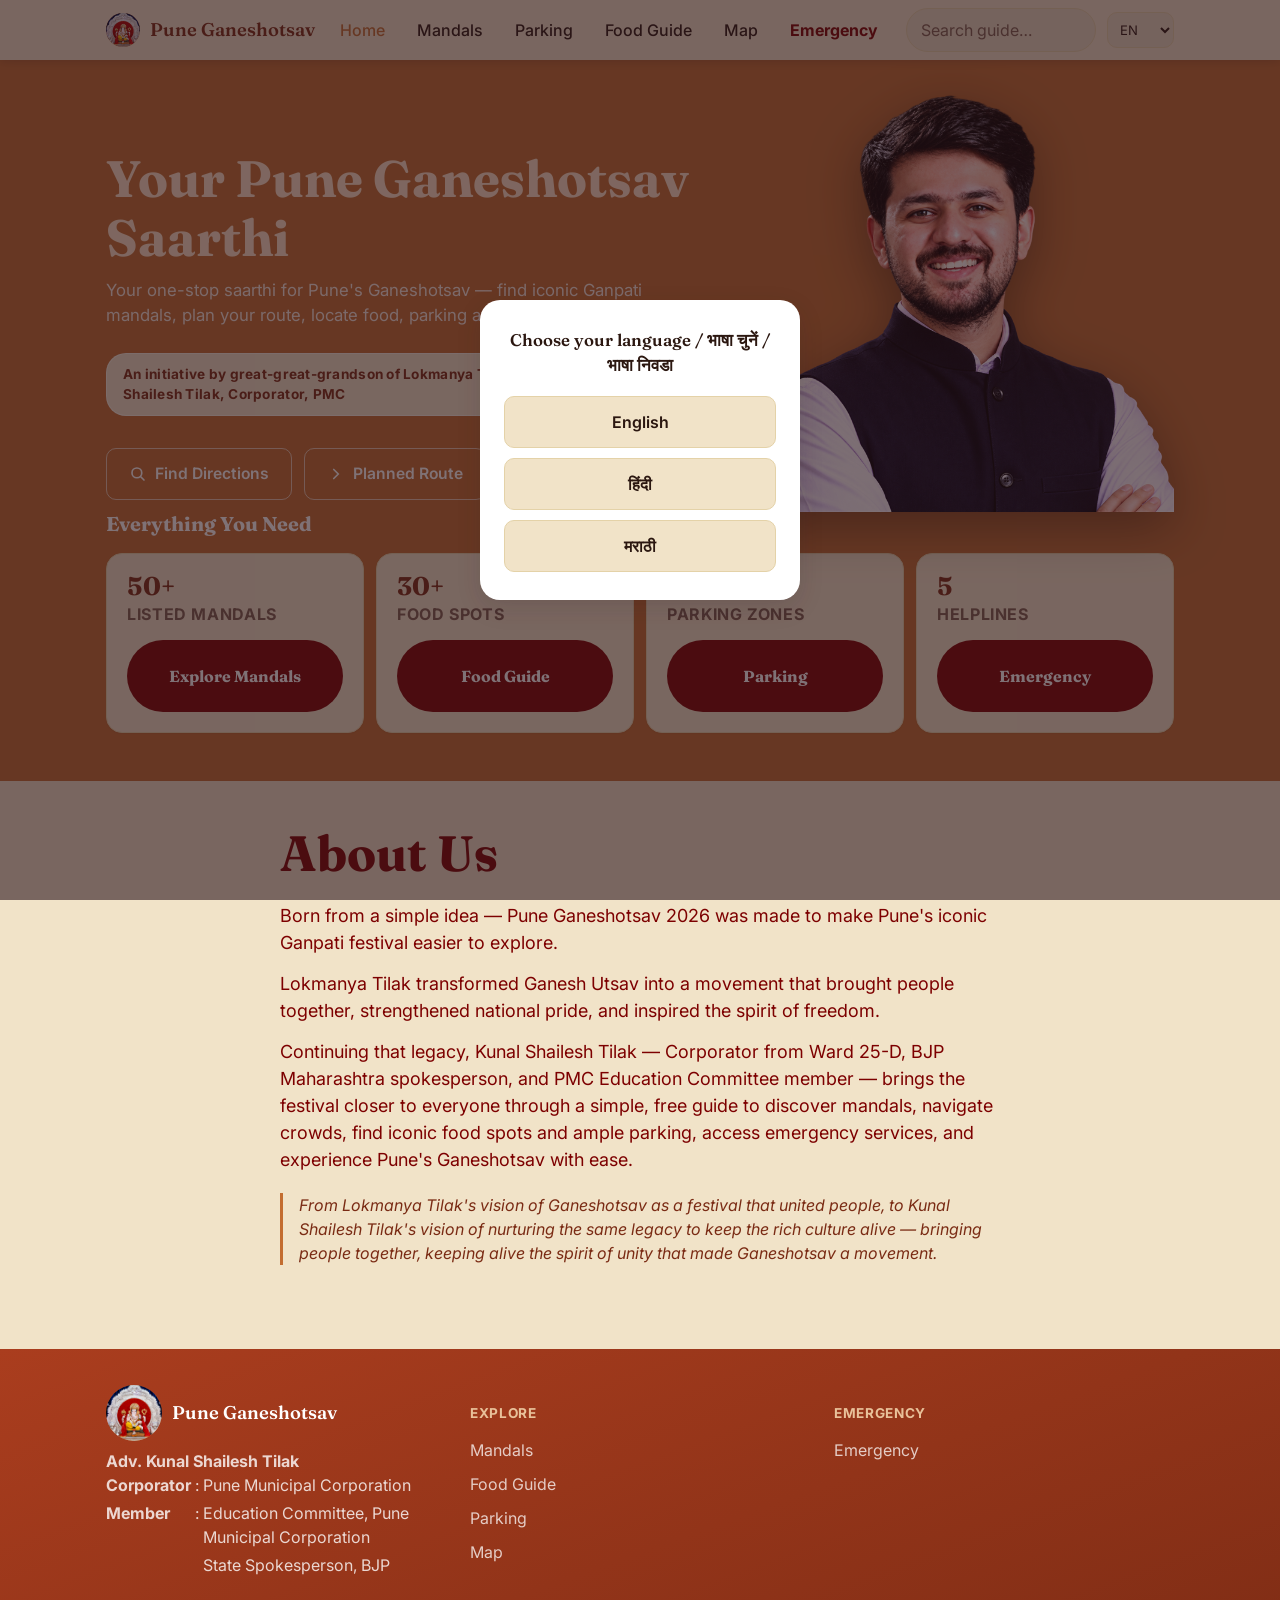
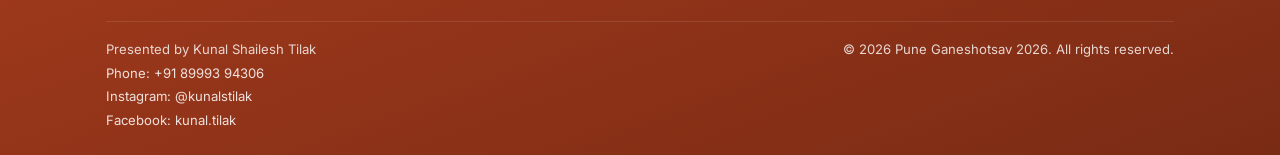
<file: index.html>
<!doctype html>
<html lang="en">
<head>
<meta charset="UTF-8">
<meta name="viewport" content="width=device-width, initial-scale=1, viewport-fit=cover">
<title>Pune Ganeshotsav 2026</title>
<meta name="description" content="Pune Ganeshotsav 2026 is a free mobile guide to Pune's Ganeshotsav — find mandals, get directions, locate food and parking, and access emergency helplines.">
<meta name="theme-color" content="#AA3D1E">
<link rel="manifest" href="manifest.json">
<link rel="icon" href="data:image/svg+xml,%3Csvg xmlns='http://www.w3.org/2000/svg' viewBox='0 0 64 64'%3E%3Ccircle cx='32' cy='32' r='32' fill='%23C36D30'/%3E%3Ctext x='32' y='43' font-family='Georgia,serif' font-size='34' font-weight='700' fill='%23AA3D1E' text-anchor='middle'%3EP%3C/text%3E%3C/svg%3E">
<link rel="preconnect" href="https://fonts.googleapis.com">
<link rel="preconnect" href="https://fonts.gstatic.com" crossorigin>
<link href="https://fonts.googleapis.com/css2?family=Fraunces:wght@500;600;700&family=Inter:wght@400;500;600;700&display=swap" rel="stylesheet">
<link rel="stylesheet" href="css/styles.css">
</head>
<body data-page="home">
<a class="skip-link" href="#main">Skip to content</a>

<header class="site-header">
  <div class="container">
    <a class="brand" href="index.html">
      <span class="brand-badge" aria-hidden="true"><img src="ganpati photos/1. kasba peth.png" alt=""></span>
      <span data-i18n="brand.name">Pune Ganeshotsav</span>
    </a>
    <nav id="site-nav" class="site-nav" aria-label="Primary">
      <form class="nav-search-wrap" id="header-search-form">
        <label class="visually-hidden" for="header-search">Search guide</label>
        <input id="header-search" class="header-search-input" type="search" data-i18n-placeholder="header.search.placeholder" placeholder="Search guide…">
      </form>
      <ul>
        <li><a href="index.html" data-page="home" data-i18n="nav.home">Home</a></li>
        <li><a href="mandals.html" data-page="mandals" data-i18n="nav.mandals">Mandals</a></li>
        <li><a href="parking.html" data-page="parking" data-i18n="nav.parking">Parking</a></li>
        <li><a href="food.html" data-page="food" data-i18n="nav.food">Food Guide</a></li>
        <li><a href="map.html" data-page="map" data-i18n="nav.map">Map</a></li>
        <li><a href="emergency.html" data-page="emergency" class="nav-emergency" data-i18n="nav.emergency">Emergency</a></li>
      </ul>
    </nav>
    <div class="header-utils">
      <label class="visually-hidden" for="lang-select-1">Language</label>
      <select id="lang-select-1" class="lang-select">
        <option value="en">EN</option>
        <option value="hi">HIN</option>
        <option value="mr">MAR</option>
      </select>
      <button class="nav-toggle" aria-expanded="false" aria-controls="site-nav" aria-label="Toggle menu">
        <span></span><span></span><span></span>
      </button>
    </div>
  </div>
</header>

<main id="main">

  <section class="hero">
    <div class="container">
      <div class="hero-top">
        <div class="hero-copy">
          <h1 data-i18n="home.title">Your Pune Ganeshotsav Saarthi</h1>
          <p class="lead" data-i18n="home.lead">Your one-stop saarthi for Pune's Ganeshotsav — find iconic Ganpati mandals, plan your route, locate food, parking and more.</p>
          <div class="hero-credit-row">
            <p class="hero-credit" data-i18n="home.credit">An initiative by great-great-grandson of Lokmanya Tilak, Adv. Kunal Shailesh Tilak, Corporator, PMC</p>
            <img class="hero-credit-photo" src="images/kunal-tilak-avatar.png" alt="Adv. Kunal Shailesh Tilak">
          </div>
          <div class="hero-actions">
            <a class="btn btn-outline" href="map.html">
              <svg class="icon-search" aria-hidden="true" viewBox="0 0 24 24" width="18" height="18" fill="none" stroke="currentColor" stroke-width="2.2" stroke-linecap="round"><circle cx="10.5" cy="10.5" r="6.5"></circle><line x1="20" y1="20" x2="15.3" y2="15.3"></line></svg>
              <span data-i18n="home.cta.directions">Find Directions</span>
            </a>
            <button type="button" class="btn btn-outline" id="tour-toggle" aria-expanded="false" aria-controls="tour-options">
              <svg class="icon-search" aria-hidden="true" viewBox="0 0 24 24" width="18" height="18" fill="none" stroke="currentColor" stroke-width="2.2" stroke-linecap="round"><polyline points="9 6 15 12 9 18"></polyline></svg>
              <span data-i18n="home.tour.toggle">Planned Route</span>
            </button>
          </div>
          <div class="hero-tour-options" id="tour-options" hidden>
            <a class="btn btn-berry" id="tour-plan-manache" href="map.html" data-i18n="home.tour.cta.manache">Manaache 5 Ganpati</a>
            <a class="btn btn-berry" id="tour-plan-manache-important" href="map.html" data-i18n="home.tour.cta.manacheImportant">Featured Ganpati Mandals</a>
            <a class="btn btn-berry" id="tour-plan-all" href="map.html" data-i18n="home.tour.cta.all">All Mandals</a>
          </div>
        </div>
        <img class="hero-photo" src="images/kunal-tilak-cutout.png" alt="Adv. Kunal Shailesh Tilak">
      </div>
      <h2 class="hero-links-heading" data-i18n="home.quicklinks.title">Everything You Need</h2>
      <div class="grid grid-4 hero-quicklinks">
        <a class="card" href="mandals.html" style="padding:20px; text-decoration:none;">
          <div class="quicklink-stat"><span class="stat-num" id="stat-mandals">50+</span><span class="stat-label" data-i18n="home.quick.mandals.statLabel">Listed Mandals</span></div>
          <h3 data-i18n="home.cta.explore">Explore Mandals</h3>
        </a>
        <a class="card" href="food.html" style="padding:20px; text-decoration:none;">
          <div class="quicklink-stat"><span class="stat-num" id="stat-food">30+</span><span class="stat-label" data-i18n="home.quick.food.statLabel">Food Spots</span></div>
          <h3 data-i18n="home.quick.food.title">Food Guide</h3>
        </a>
        <a class="card" href="parking.html" style="padding:20px; text-decoration:none;">
          <div class="quicklink-stat"><span class="stat-num" id="stat-parking">3</span><span class="stat-label" data-i18n="home.quick.parking.statLabel">Parking Zones</span></div>
          <h3 data-i18n="home.quick.parking.title">Parking</h3>
        </a>
        <a class="card" href="emergency.html" style="padding:20px; text-decoration:none;">
          <div class="quicklink-stat"><span class="stat-num">5</span><span class="stat-label" data-i18n="home.quick.emergency.statLabel">Helplines</span></div>
          <h3 data-i18n="home.quick.emergency.title">Emergency</h3>
        </a>
      </div>
    </div>
  </section>

  <section class="section">
    <div class="container">
      <div class="section-head about-body">
        <h2 data-i18n="home.about.title">About Us</h2>
        <p data-i18n="home.about.body1">Born from a simple idea — Pune Ganeshotsav 2026 was made to make Pune's iconic Ganpati festival easier to explore.</p>
        <p data-i18n="home.about.body2">Lokmanya Tilak transformed Ganesh Utsav into a movement that brought people together, strengthened national pride, and inspired the spirit of freedom.</p>
        <p data-i18n="home.about.body3">Continuing that legacy, Kunal Tilak — Corporator from Ward 25-D, BJP Maharashtra spokesperson, and PMC Education Committee member — brings the festival closer to everyone through a simple, free guide to discover mandals, navigate crowds, find iconic food spots and ample parking, access emergency services, and experience Pune's Ganeshotsav with ease.</p>
        <blockquote class="about-quote" data-i18n="home.about.quote">From Lokmanya Tilak's vision of Ganeshotsav as a festival that united people, to Kunal Tilak's vision of nurturing the same legacy to keep the rich culture alive — bringing people together, keeping alive the spirit of unity that made Ganeshotsav a movement.</blockquote>
      </div>
    </div>
  </section>

</main>

<footer class="site-footer">
  <div class="container">
    <div class="footer-grid">
      <div>
        <div class="brand" style="margin-bottom:8px;"><span class="brand-badge" aria-hidden="true"><img src="ganpati photos/1. kasba peth.png" alt=""></span><span data-i18n="brand.name">Pune Ganeshotsav</span></div>
        <p class="footer-about-body" data-i18n-html="footer.about.body">A Pune Ganeshotsav guide, presented by Kunal Tilak.</p>
      </div>
      <div>
        <h4 data-i18n="footer.links.title">Explore</h4>
        <a href="mandals.html" data-i18n="nav.mandals">Mandals</a>
        <a href="food.html" data-i18n="nav.food">Food Guide</a>
        <a href="parking.html" data-i18n="nav.parking">Parking</a>
        <a href="map.html" data-i18n="nav.map">Map</a>
      </div>
      <div>
        <h4 data-i18n="footer.contact.title">Emergency</h4>
        <a href="emergency.html" data-i18n="nav.emergency">Emergency</a>
      </div>
    </div>
    <div class="footer-bottom">
      <div class="footer-presented">
        <span data-i18n="footer.presentedBy">Presented by Kunal Tilak</span>
        <div class="footer-contact-links">
          <a href="tel:+918999394306">Phone: +91 89993 94306</a>
          <a href="https://instagram.com/kunalstilak" target="_blank" rel="noopener">Instagram: @kunalstilak</a>
          <a href="https://facebook.com/kunal.tilak" target="_blank" rel="noopener">Facebook: kunal.tilak</a>
        </div>
      </div>
      <span>© <span id="footer-year"></span> Pune Ganeshotsav 2026. <span data-i18n="footer.rights">All rights reserved.</span></span>
    </div>
  </div>
</footer>

<script src="js/translations.js"></script>
<script src="js/i18n.js"></script>
<script src="js/mandals-data.js"></script>
<script src="js/food-data.js"></script>
<script src="js/parking-data.js"></script>
<script src="js/main.js"></script>
<script>
  window.MM_I18N.applyTranslations();
  window.addEventListener("mm:langchange", function () { window.MM_I18N.applyTranslations(); });
</script>
  <!-- Cloudflare Web Analytics --><script type='module' src='https://static.cloudflareinsights.com/beacon.min.js' data-cf-beacon='{"token": "9004168a6f7d401cbe0bc0cf65340b3a"}'></script><!-- End Cloudflare Web Analytics -->
</body>
</html>
</file>
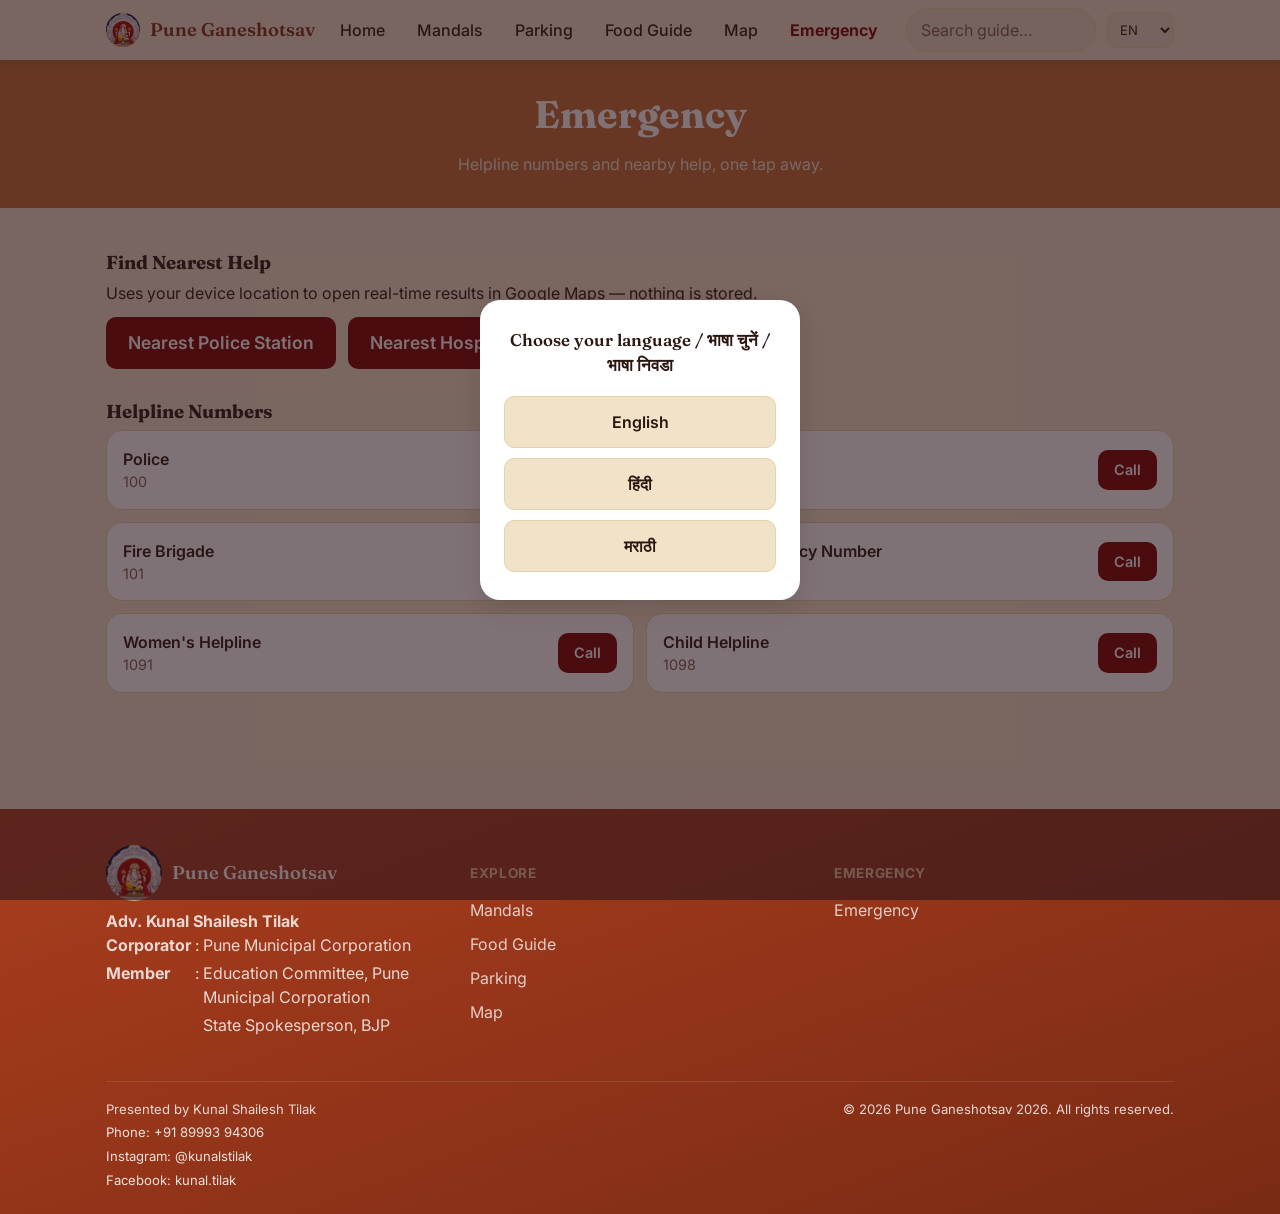
<file: emergency.html>
<!doctype html>
<html lang="en">
<head>
<meta charset="UTF-8">
<meta name="viewport" content="width=device-width, initial-scale=1, viewport-fit=cover">
<title>Emergency — Pune Ganeshotsav 2026</title>
<meta name="description" content="Emergency helpline numbers and nearby help for the Pune Ganeshotsav.">
<meta name="theme-color" content="#AA3D1E">
<link rel="manifest" href="manifest.json">
<link rel="icon" href="data:image/svg+xml,%3Csvg xmlns='http://www.w3.org/2000/svg' viewBox='0 0 64 64'%3E%3Ccircle cx='32' cy='32' r='32' fill='%23C36D30'/%3E%3Ctext x='32' y='43' font-family='Georgia,serif' font-size='34' font-weight='700' fill='%23AA3D1E' text-anchor='middle'%3EP%3C/text%3E%3C/svg%3E">
<link rel="preconnect" href="https://fonts.googleapis.com">
<link rel="preconnect" href="https://fonts.gstatic.com" crossorigin>
<link href="https://fonts.googleapis.com/css2?family=Fraunces:wght@500;600;700&family=Inter:wght@400;500;600;700&display=swap" rel="stylesheet">
<link rel="stylesheet" href="css/styles.css">
</head>
<body data-page="emergency">
<a class="skip-link" href="#main">Skip to content</a>

<header class="site-header">
  <div class="container">
    <a class="brand" href="index.html">
      <span class="brand-badge" aria-hidden="true"><img src="ganpati photos/1. kasba peth.png" alt=""></span>
      <span data-i18n="brand.name">Pune Ganeshotsav</span>
    </a>
    <nav id="site-nav" class="site-nav" aria-label="Primary">
      <form class="nav-search-wrap" id="header-search-form">
        <label class="visually-hidden" for="header-search">Search guide</label>
        <input id="header-search" class="header-search-input" type="search" data-i18n-placeholder="header.search.placeholder" placeholder="Search guide…">
      </form>
      <ul>
        <li><a href="index.html" data-page="home" data-i18n="nav.home">Home</a></li>
        <li><a href="mandals.html" data-page="mandals" data-i18n="nav.mandals">Mandals</a></li>
        <li><a href="parking.html" data-page="parking" data-i18n="nav.parking">Parking</a></li>
        <li><a href="food.html" data-page="food" data-i18n="nav.food">Food Guide</a></li>
        <li><a href="map.html" data-page="map" data-i18n="nav.map">Map</a></li>
        <li><a href="emergency.html" data-page="emergency" class="nav-emergency" data-i18n="nav.emergency">Emergency</a></li>
      </ul>
    </nav>
    <div class="header-utils">
      <label class="visually-hidden" for="lang-select-1">Language</label>
      <select id="lang-select-1" class="lang-select">
        <option value="en">EN</option>
        <option value="hi">HIN</option>
        <option value="mr">MAR</option>
      </select>
      <button class="nav-toggle" aria-expanded="false" aria-controls="site-nav" aria-label="Toggle menu">
        <span></span><span></span><span></span>
      </button>
    </div>
  </div>
</header>

<main id="main">
  <div class="page-hero">
    <div class="container">
      <h1 data-i18n="emergency.hero.title">Emergency</h1>
      <p data-i18n="emergency.hero.subtitle">Helpline numbers and nearby help, one tap away.</p>
    </div>
  </div>

  <section class="section" style="padding-bottom:0;">
    <div class="container">
      <h3 data-i18n="emergency.section.nearest">Find Nearest Help</h3>
      <p class="field-hint emergency-nearest-subtitle" style="margin-bottom:12px;" data-i18n="emergency.nearest.subtitle">Uses your device location to open real-time results in Google Maps — nothing is stored.</p>
      <div id="nearest-status" class="status-msg" role="status" aria-live="polite"></div>
      <div class="hero-actions" style="margin-bottom:32px;">
        <button type="button" class="btn btn-berry nearest-btn" data-query="police station">
          <span data-i18n="emergency.nearest.police">Nearest Police Station</span>
        </button>
        <button type="button" class="btn btn-berry nearest-btn" data-query="hospital">
          <span data-i18n="emergency.nearest.hospital">Nearest Hospital</span>
        </button>
      </div>
    </div>
  </section>

  <section class="section" style="padding-top:0;">
    <div class="container">
      <h3 data-i18n="emergency.section.helplines">Helpline Numbers</h3>
      <div class="contact-list" style="margin-bottom:32px;">
        <div class="contact-card">
          <div><div class="name" data-i18n="emergency.contact.police">Police</div><div class="num">100</div></div>
          <a class="btn btn-berry btn-sm" href="tel:100" data-i18n="emergency.call">Call</a>
        </div>
        <div class="contact-card">
          <div><div class="name" data-i18n="emergency.contact.ambulance">Ambulance</div><div class="num">108</div></div>
          <a class="btn btn-berry btn-sm" href="tel:108" data-i18n="emergency.call">Call</a>
        </div>
        <div class="contact-card">
          <div><div class="name" data-i18n="emergency.contact.fire">Fire Brigade</div><div class="num">101</div></div>
          <a class="btn btn-berry btn-sm" href="tel:101" data-i18n="emergency.call">Call</a>
        </div>
        <div class="contact-card">
          <div><div class="name" data-i18n="emergency.contact.nationalEmergency">National Emergency Number</div><div class="num">112</div></div>
          <a class="btn btn-berry btn-sm" href="tel:112" data-i18n="emergency.call">Call</a>
        </div>
        <div class="contact-card">
          <div><div class="name" data-i18n="emergency.contact.womensHelpline">Women's Helpline</div><div class="num">1091</div></div>
          <a class="btn btn-berry btn-sm" href="tel:1091" data-i18n="emergency.call">Call</a>
        </div>
        <div class="contact-card">
          <div><div class="name" data-i18n="emergency.contact.childHelpline">Child Helpline</div><div class="num">1098</div></div>
          <a class="btn btn-berry btn-sm" href="tel:1098" data-i18n="emergency.call">Call</a>
        </div>
      </div>
    </div>
  </section>
</main>

<footer class="site-footer">
  <div class="container">
    <div class="footer-grid">
      <div>
        <div class="brand" style="margin-bottom:8px;"><span class="brand-badge" aria-hidden="true"><img src="ganpati photos/1. kasba peth.png" alt=""></span><span data-i18n="brand.name">Pune Ganeshotsav</span></div>
        <p class="footer-about-body" data-i18n-html="footer.about.body">A Pune Ganeshotsav guide, presented by Kunal Tilak.</p>
      </div>
      <div>
        <h4 data-i18n="footer.links.title">Explore</h4>
        <a href="mandals.html" data-i18n="nav.mandals">Mandals</a>
        <a href="food.html" data-i18n="nav.food">Food Guide</a>
        <a href="parking.html" data-i18n="nav.parking">Parking</a>
        <a href="map.html" data-i18n="nav.map">Map</a>
      </div>
      <div>
        <h4 data-i18n="footer.contact.title">Emergency</h4>
        <a href="emergency.html" data-i18n="nav.emergency">Emergency</a>
      </div>
    </div>
    <div class="footer-bottom">
      <div class="footer-presented">
        <span data-i18n="footer.presentedBy">Presented by Kunal Tilak</span>
        <div class="footer-contact-links">
          <a href="tel:+918999394306">Phone: +91 89993 94306</a>
          <a href="https://instagram.com/kunalstilak" target="_blank" rel="noopener">Instagram: @kunalstilak</a>
          <a href="https://facebook.com/kunal.tilak" target="_blank" rel="noopener">Facebook: kunal.tilak</a>
        </div>
      </div>
      <span>© <span id="footer-year"></span> Pune Ganeshotsav 2026. <span data-i18n="footer.rights">All rights reserved.</span></span>
    </div>
  </div>
</footer>

<script src="js/translations.js"></script>
<script src="js/i18n.js"></script>
<script src="js/main.js"></script>
<script src="js/emergency.js"></script>
<script>
  window.MM_I18N.applyTranslations();
  window.addEventListener("mm:langchange", function () { window.MM_I18N.applyTranslations(); });
</script>
  <!-- Cloudflare Web Analytics --><script type='module' src='https://static.cloudflareinsights.com/beacon.min.js' data-cf-beacon='{"token": "9004168a6f7d401cbe0bc0cf65340b3a"}'></script><!-- End Cloudflare Web Analytics -->
</body>
</html>
</file>
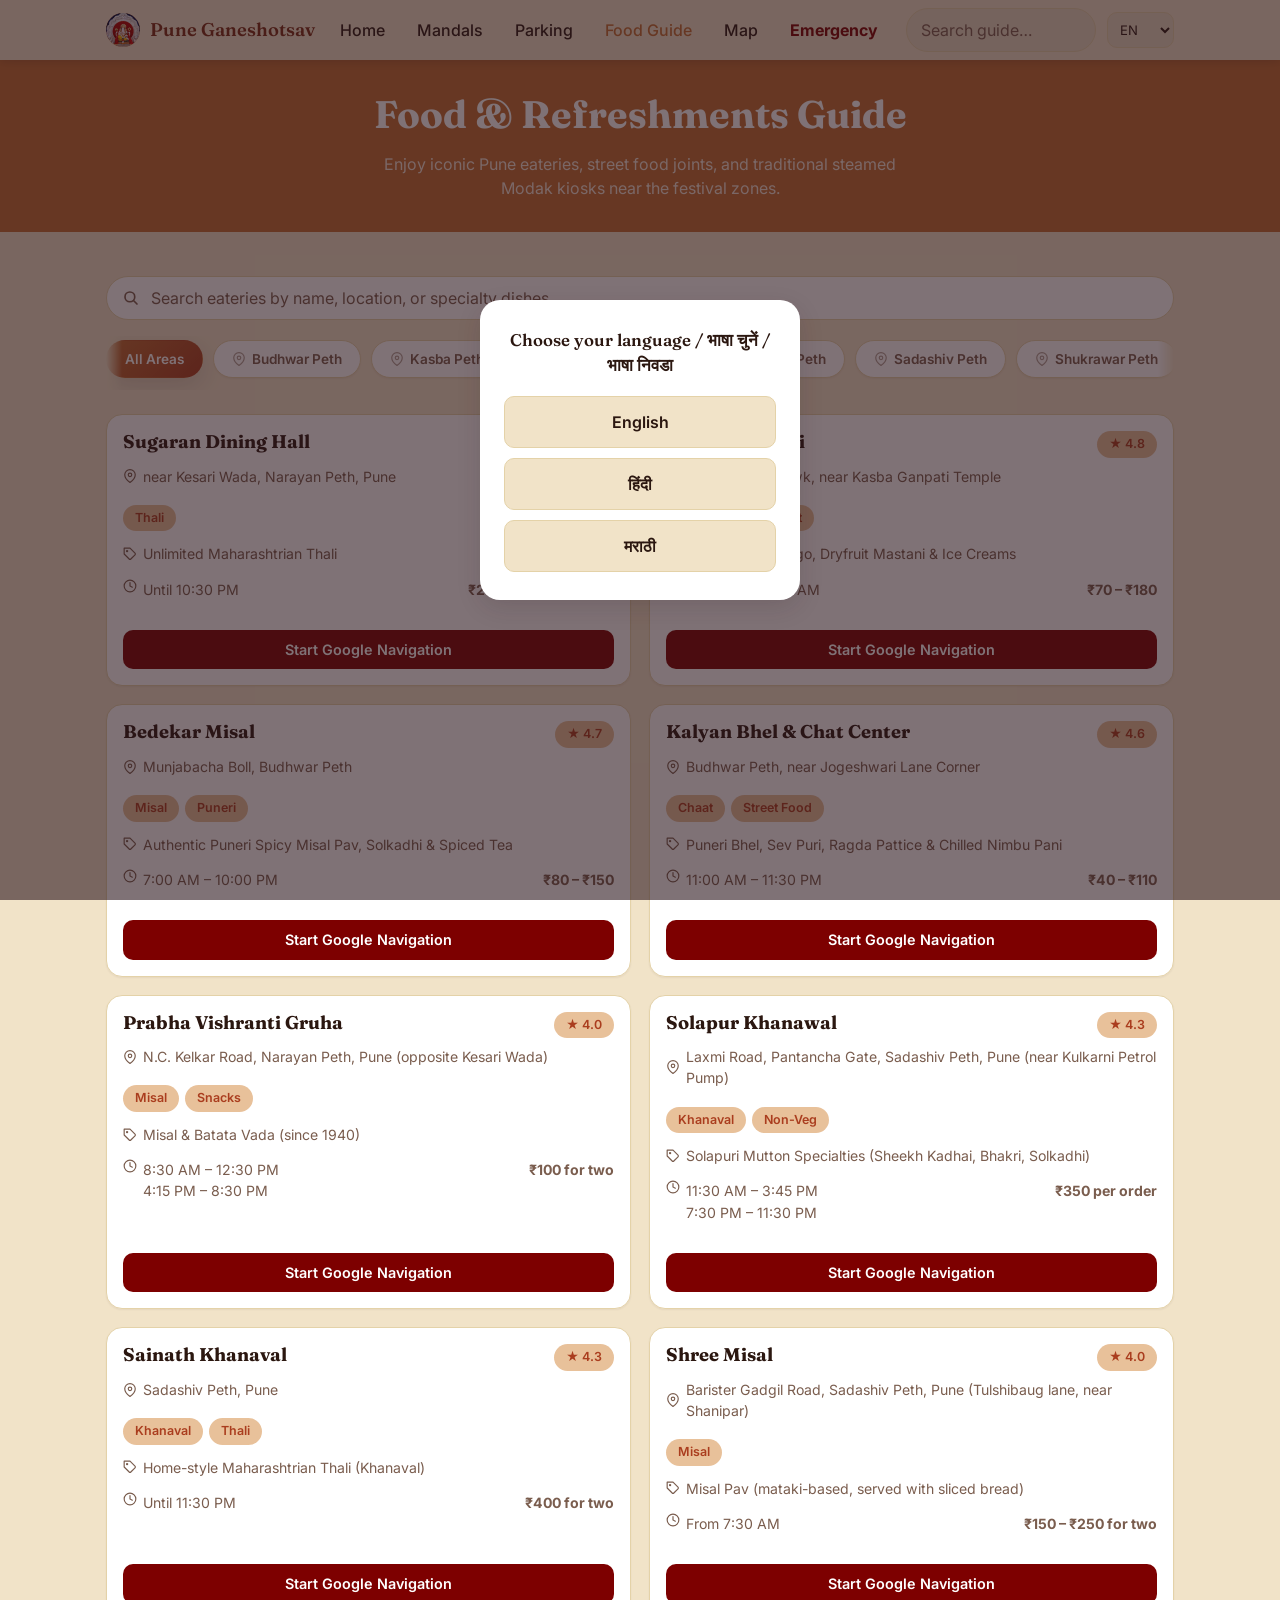
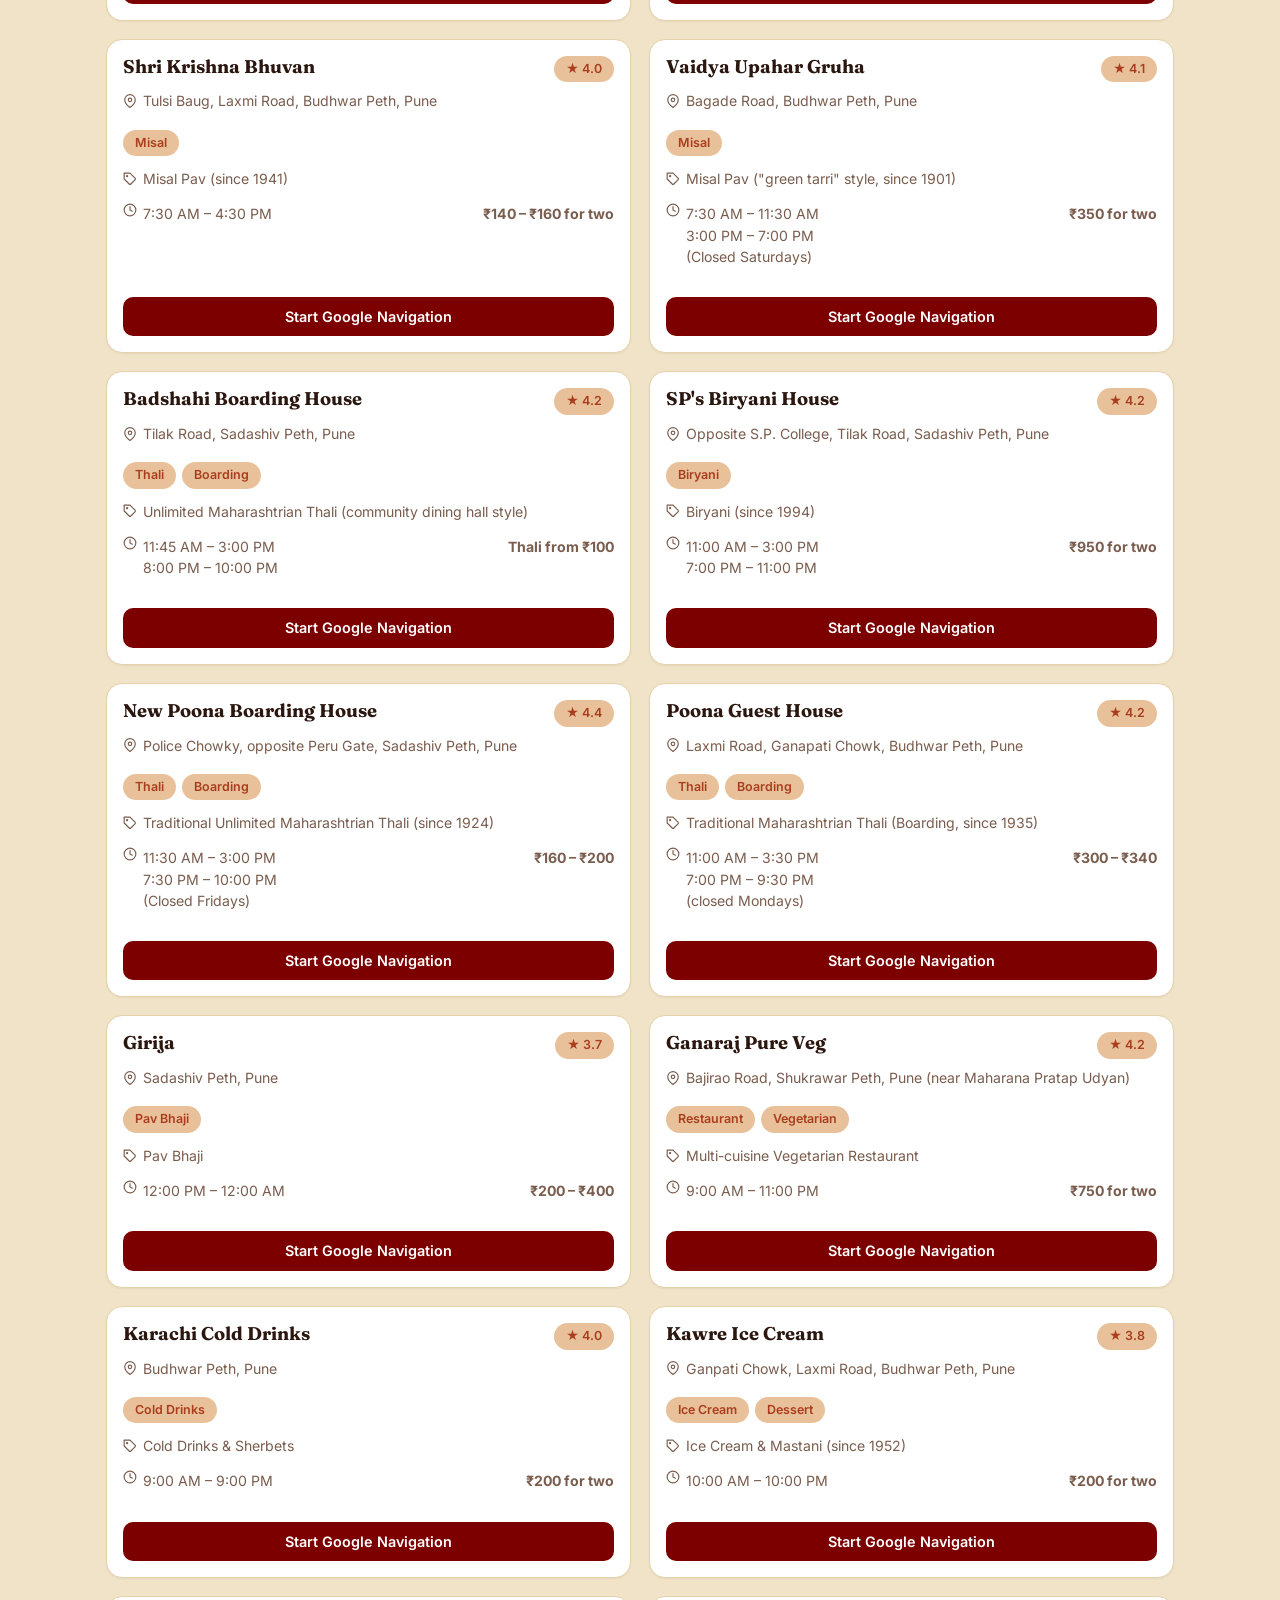
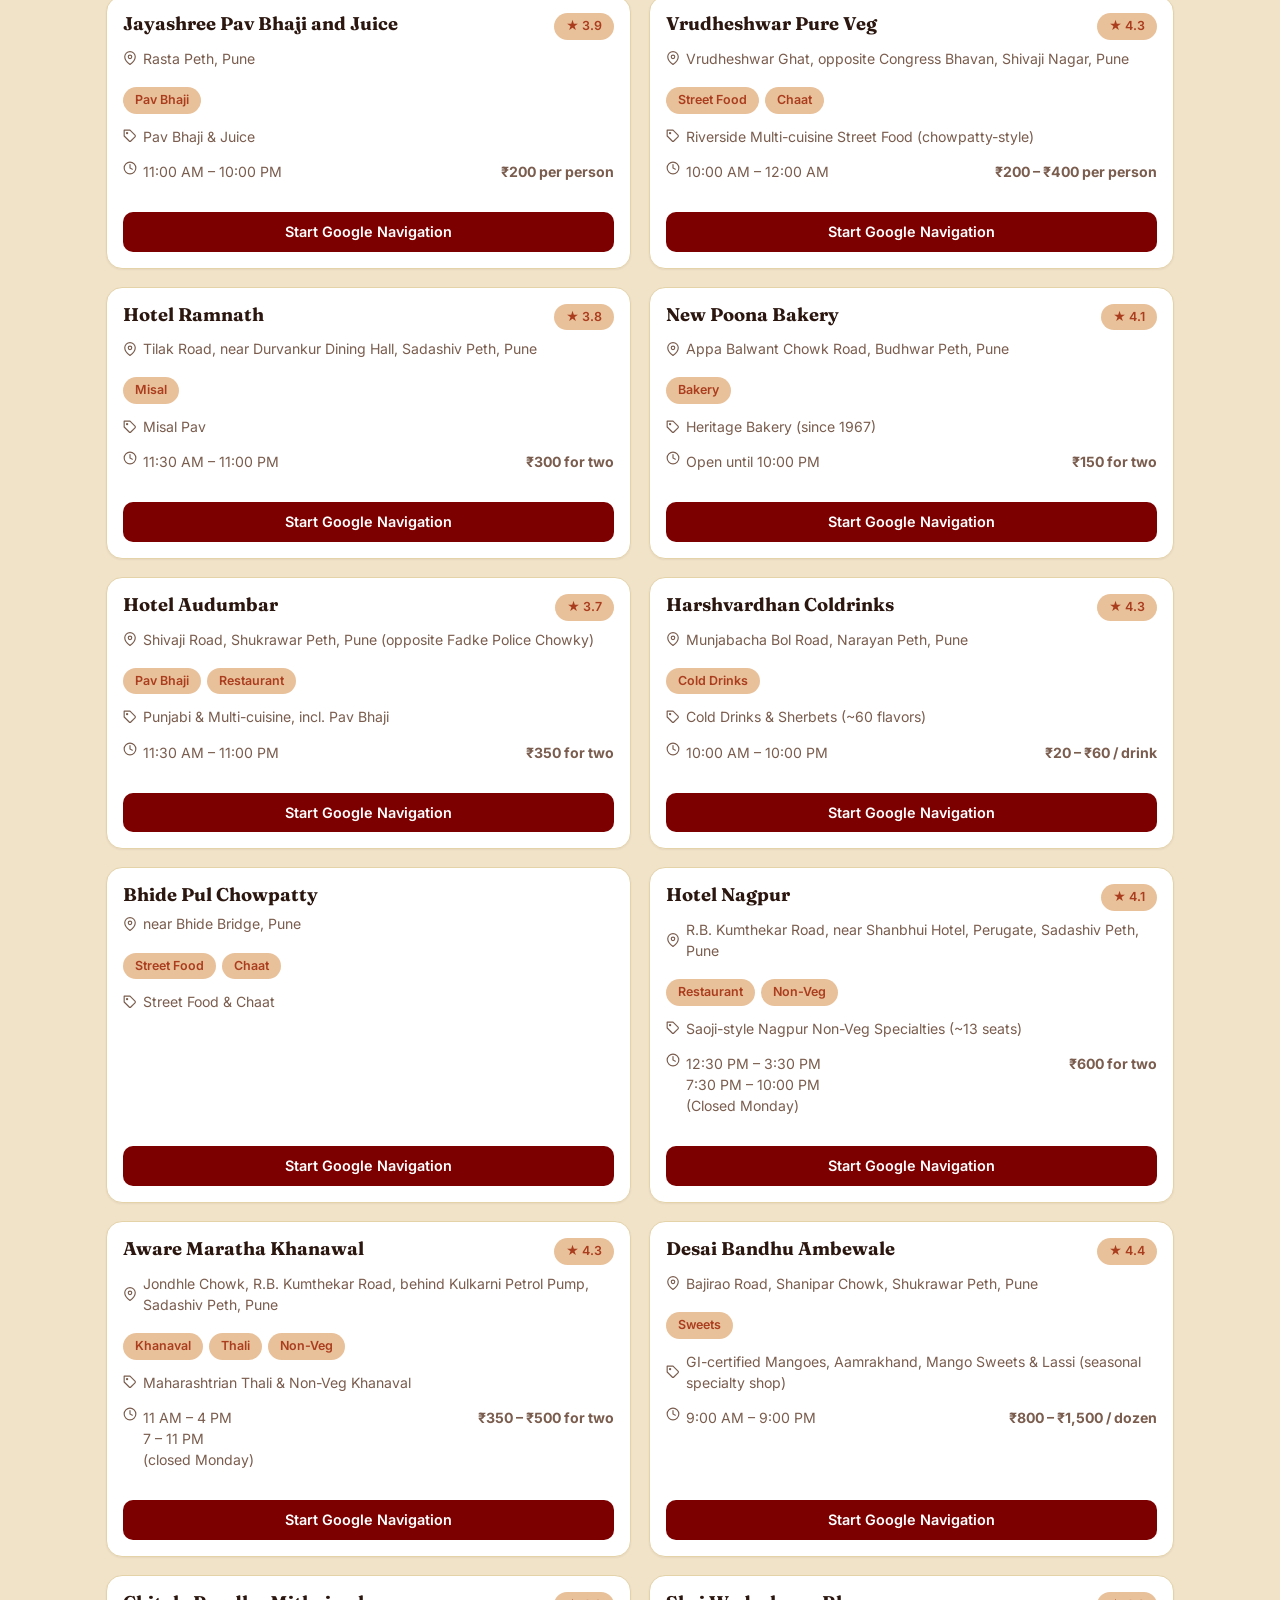
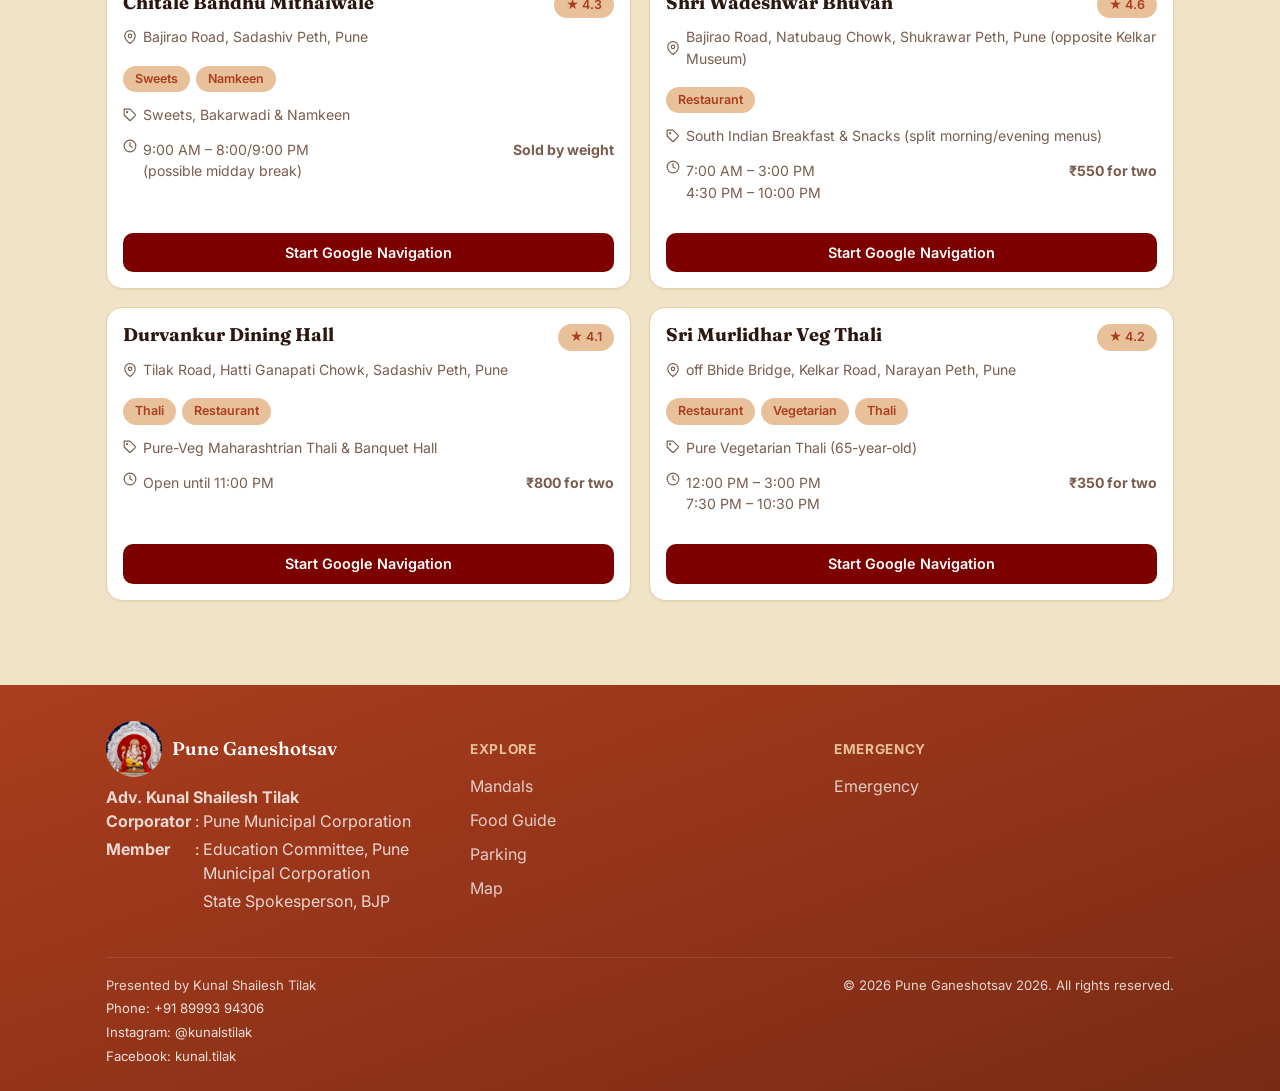
<file: food.html>
<!doctype html>
<html lang="en">
<head>
<meta charset="UTF-8">
<meta name="viewport" content="width=device-width, initial-scale=1, viewport-fit=cover">
<title>Food & Refreshments Guide — Pune Ganeshotsav 2026</title>
<meta name="description" content="Iconic Pune eateries, street food joints, and traditional Modak kiosks for the Pune Ganeshotsav.">
<meta name="theme-color" content="#AA3D1E">
<link rel="manifest" href="manifest.json">
<link rel="icon" href="data:image/svg+xml,%3Csvg xmlns='http://www.w3.org/2000/svg' viewBox='0 0 64 64'%3E%3Ccircle cx='32' cy='32' r='32' fill='%23C36D30'/%3E%3Ctext x='32' y='43' font-family='Georgia,serif' font-size='34' font-weight='700' fill='%23AA3D1E' text-anchor='middle'%3EP%3C/text%3E%3C/svg%3E">
<link rel="preconnect" href="https://fonts.googleapis.com">
<link rel="preconnect" href="https://fonts.gstatic.com" crossorigin>
<link href="https://fonts.googleapis.com/css2?family=Fraunces:wght@500;600;700&family=Inter:wght@400;500;600;700&display=swap" rel="stylesheet">
<link rel="stylesheet" href="css/styles.css">
</head>
<body data-page="food">
<a class="skip-link" href="#main">Skip to content</a>

<header class="site-header">
  <div class="container">
    <a class="brand" href="index.html">
      <span class="brand-badge" aria-hidden="true"><img src="ganpati photos/1. kasba peth.png" alt=""></span>
      <span data-i18n="brand.name">Pune Ganeshotsav</span>
    </a>
    <nav id="site-nav" class="site-nav" aria-label="Primary">
      <form class="nav-search-wrap" id="header-search-form">
        <label class="visually-hidden" for="header-search">Search guide</label>
        <input id="header-search" class="header-search-input" type="search" data-i18n-placeholder="header.search.placeholder" placeholder="Search guide…">
      </form>
      <ul>
        <li><a href="index.html" data-page="home" data-i18n="nav.home">Home</a></li>
        <li><a href="mandals.html" data-page="mandals" data-i18n="nav.mandals">Mandals</a></li>
        <li><a href="parking.html" data-page="parking" data-i18n="nav.parking">Parking</a></li>
        <li><a href="food.html" data-page="food" data-i18n="nav.food">Food Guide</a></li>
        <li><a href="map.html" data-page="map" data-i18n="nav.map">Map</a></li>
        <li><a href="emergency.html" data-page="emergency" class="nav-emergency" data-i18n="nav.emergency">Emergency</a></li>
      </ul>
    </nav>
    <div class="header-utils">
      <label class="visually-hidden" for="lang-select-1">Language</label>
      <select id="lang-select-1" class="lang-select">
        <option value="en">EN</option>
        <option value="hi">HIN</option>
        <option value="mr">MAR</option>
      </select>
      <button class="nav-toggle" aria-expanded="false" aria-controls="site-nav" aria-label="Toggle menu">
        <span></span><span></span><span></span>
      </button>
    </div>
  </div>
</header>

<main id="main">
  <div class="page-hero">
    <div class="container">
      <h1 data-i18n="food.hero.title">Food & Refreshments Guide</h1>
      <p data-i18n="food.hero.subtitle">Enjoy iconic Pune eateries, street food joints, and traditional steamed Modak kiosks near the festival zones.</p>
    </div>
  </div>

  <section class="section">
    <div class="container">
      <div class="search-box">
        <label class="visually-hidden" for="food-search">Search eateries</label>
        <svg class="search-box-icon" aria-hidden="true" viewBox="0 0 24 24" width="18" height="18" fill="none" stroke="currentColor" stroke-width="2.2" stroke-linecap="round"><circle cx="10.5" cy="10.5" r="6.5"></circle><line x1="20" y1="20" x2="15.3" y2="15.3"></line></svg>
        <input id="food-search" type="search" class="header-search-input search-box-input" data-i18n-placeholder="food.search.placeholder" placeholder="Search eateries by name, location, or specialty dishes…">
      </div>
      <div class="filter-chips" id="food-filters" role="group" aria-label="Filter by location"></div>
      <p id="food-empty" class="muted text-center" style="display:none;" data-i18n="food.empty">No eateries match your search.</p>
      <div class="grid grid-2" id="food-grid"></div>
    </div>
  </section>
</main>

<footer class="site-footer">
  <div class="container">
    <div class="footer-grid">
      <div>
        <div class="brand" style="margin-bottom:8px;"><span class="brand-badge" aria-hidden="true"><img src="ganpati photos/1. kasba peth.png" alt=""></span><span data-i18n="brand.name">Pune Ganeshotsav</span></div>
        <p class="footer-about-body" data-i18n-html="footer.about.body">A Pune Ganeshotsav guide, presented by Kunal Tilak.</p>
      </div>
      <div>
        <h4 data-i18n="footer.links.title">Explore</h4>
        <a href="mandals.html" data-i18n="nav.mandals">Mandals</a>
        <a href="food.html" data-i18n="nav.food">Food Guide</a>
        <a href="parking.html" data-i18n="nav.parking">Parking</a>
        <a href="map.html" data-i18n="nav.map">Map</a>
      </div>
      <div>
        <h4 data-i18n="footer.contact.title">Emergency</h4>
        <a href="emergency.html" data-i18n="nav.emergency">Emergency</a>
      </div>
    </div>
    <div class="footer-bottom">
      <div class="footer-presented">
        <span data-i18n="footer.presentedBy">Presented by Kunal Tilak</span>
        <div class="footer-contact-links">
          <a href="tel:+918999394306">Phone: +91 89993 94306</a>
          <a href="https://instagram.com/kunalstilak" target="_blank" rel="noopener">Instagram: @kunalstilak</a>
          <a href="https://facebook.com/kunal.tilak" target="_blank" rel="noopener">Facebook: kunal.tilak</a>
        </div>
      </div>
      <span>© <span id="footer-year"></span> Pune Ganeshotsav 2026. <span data-i18n="footer.rights">All rights reserved.</span></span>
    </div>
  </div>
</footer>

<script src="js/translations.js"></script>
<script src="js/i18n.js"></script>
<script src="js/food-data.js"></script>
<script src="js/main.js"></script>
<script src="js/food.js"></script>
<script>
  window.MM_I18N.applyTranslations();
  window.addEventListener("mm:langchange", function () { window.MM_I18N.applyTranslations(); });
</script>
</body>
</html>
</file>
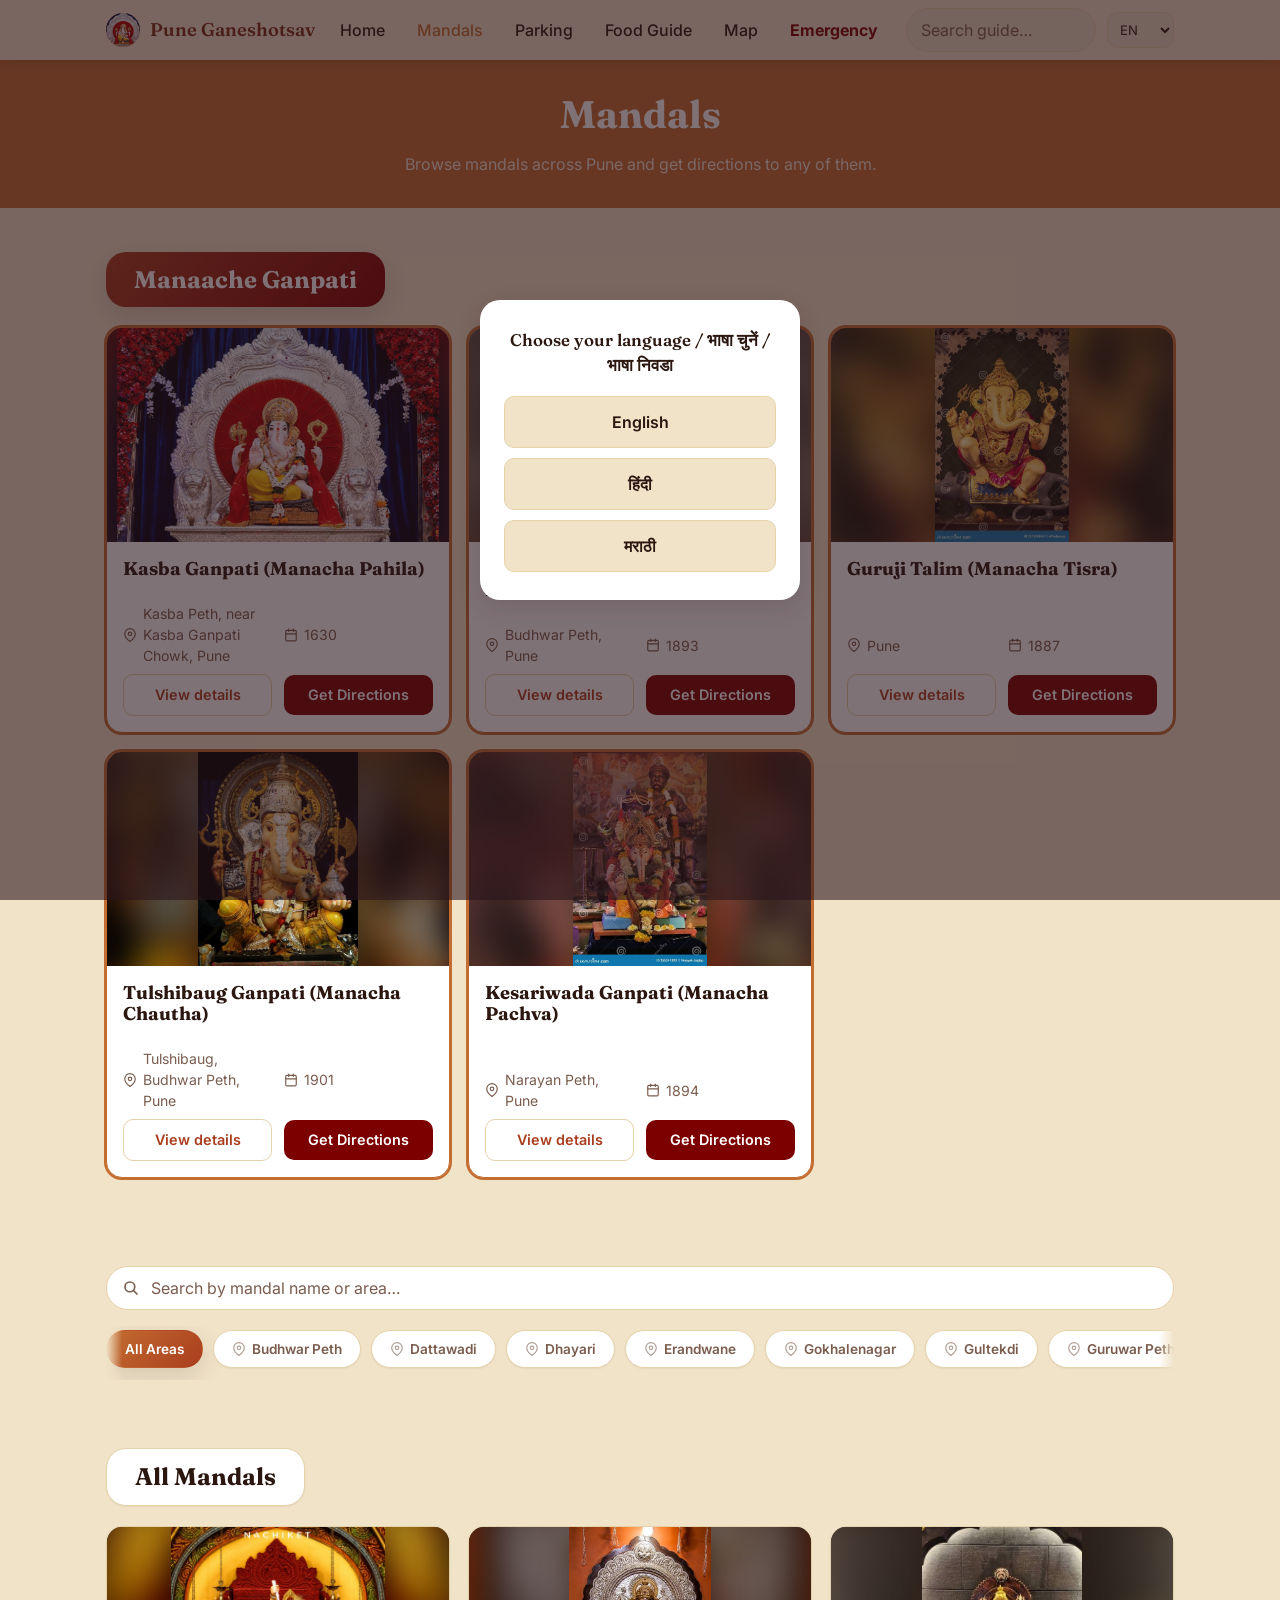
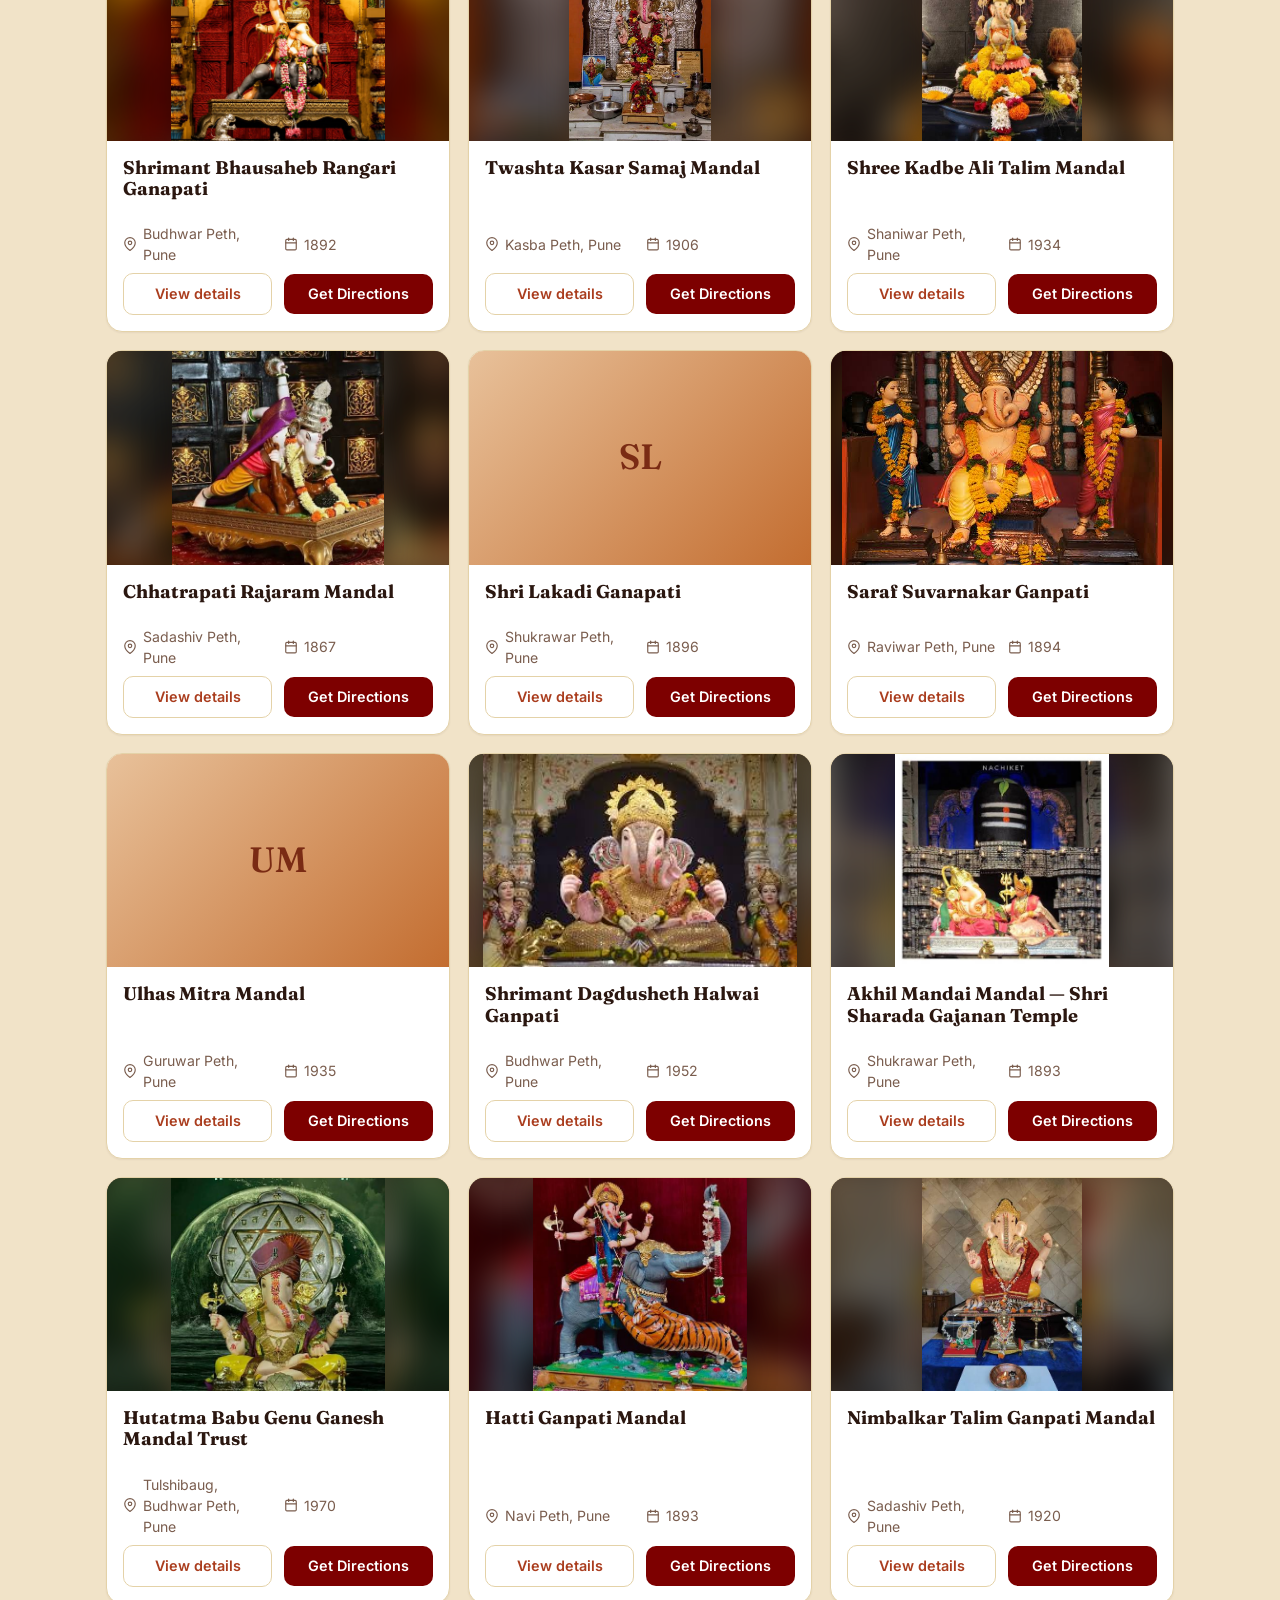
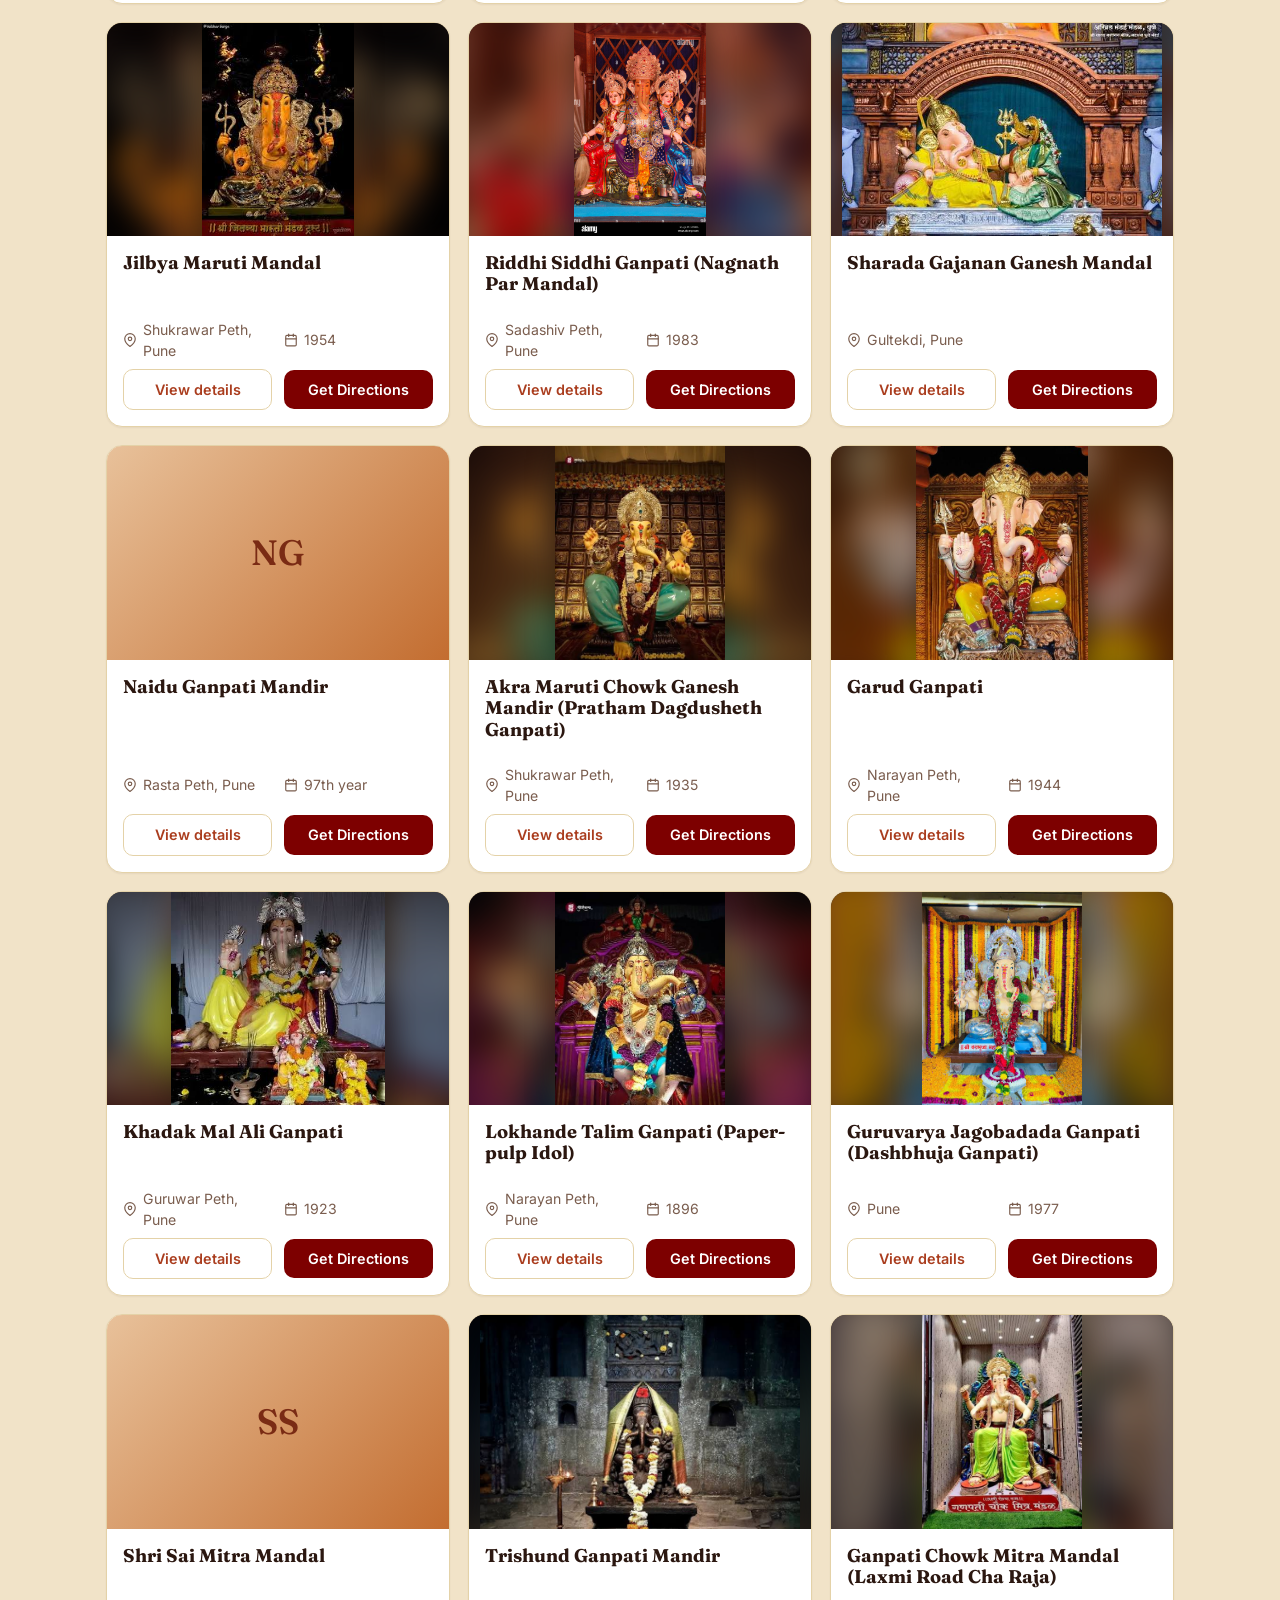
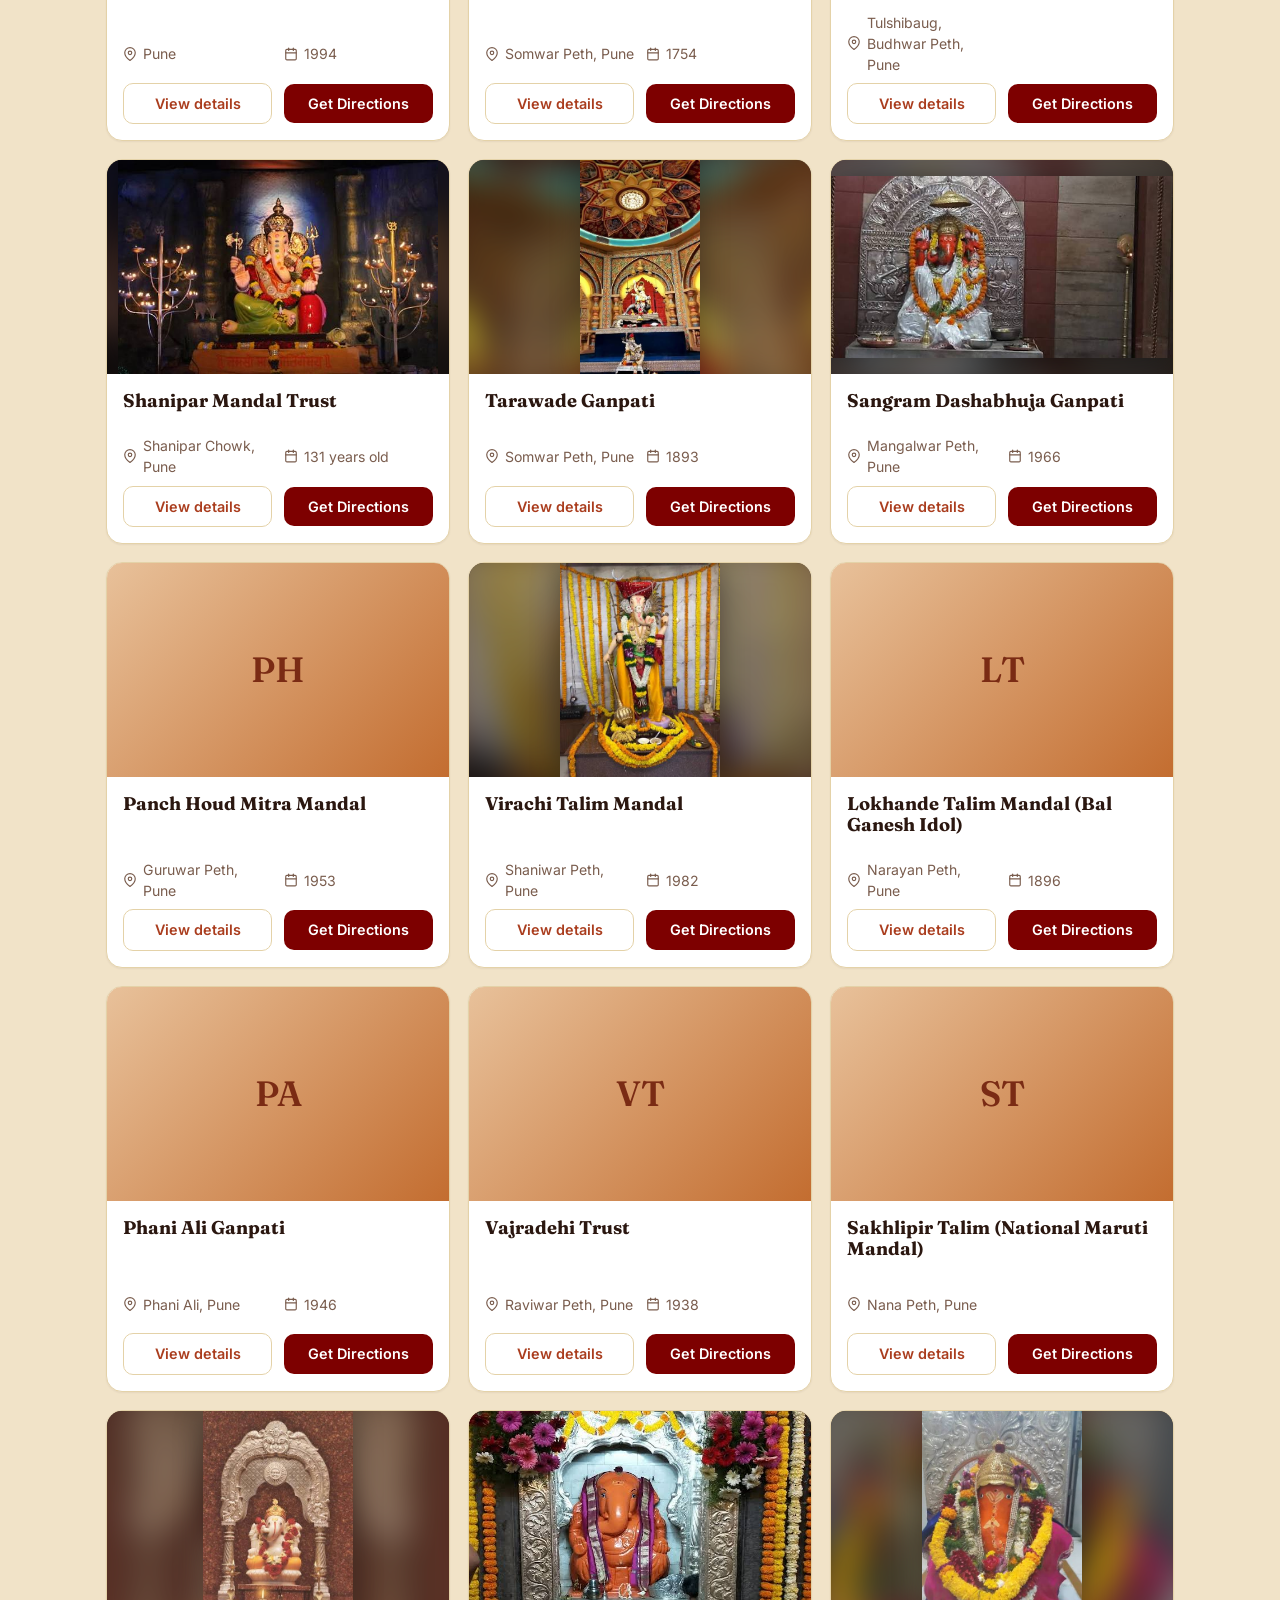
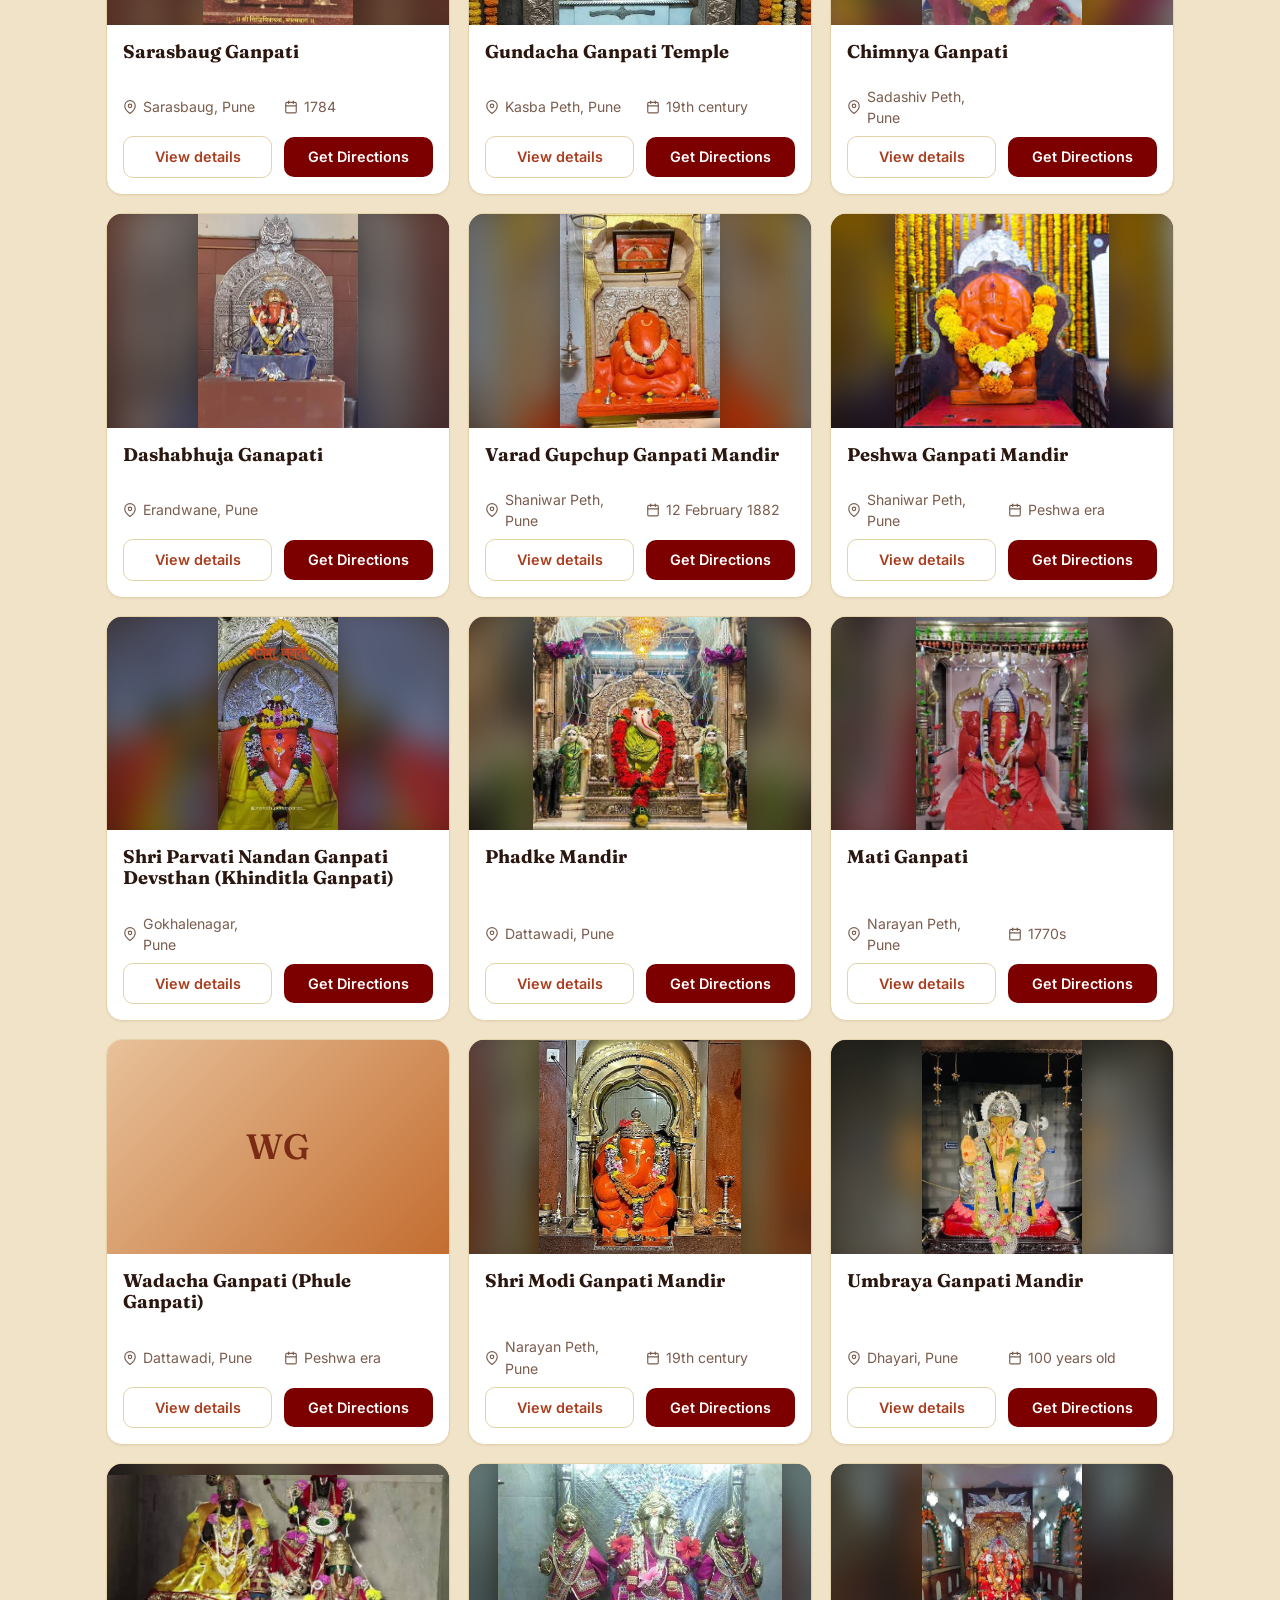
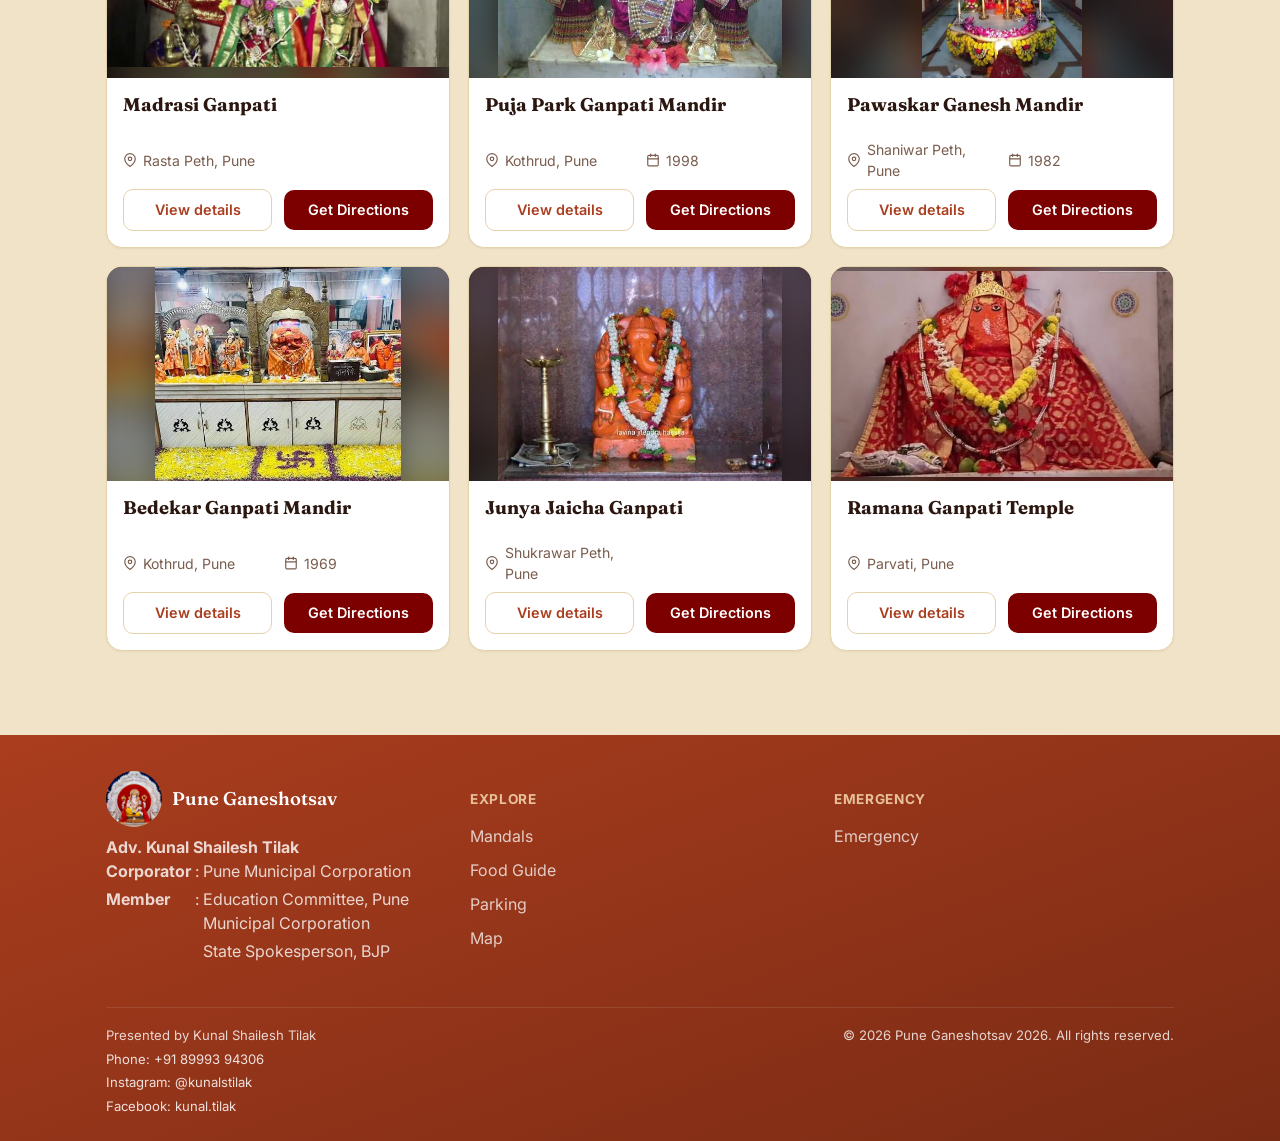
<file: mandals.html>
<!doctype html>
<html lang="en">
<head>
<meta charset="UTF-8">
<meta name="viewport" content="width=device-width, initial-scale=1, viewport-fit=cover">
<title>Mandals — Pune Ganeshotsav 2026</title>
<meta name="description" content="Browse Ganesh mandals across Pune and get directions to any of them.">
<meta name="theme-color" content="#AA3D1E">
<link rel="manifest" href="manifest.json">
<link rel="icon" href="data:image/svg+xml,%3Csvg xmlns='http://www.w3.org/2000/svg' viewBox='0 0 64 64'%3E%3Ccircle cx='32' cy='32' r='32' fill='%23C36D30'/%3E%3Ctext x='32' y='43' font-family='Georgia,serif' font-size='34' font-weight='700' fill='%23AA3D1E' text-anchor='middle'%3EP%3C/text%3E%3C/svg%3E">
<link rel="preconnect" href="https://fonts.googleapis.com">
<link rel="preconnect" href="https://fonts.gstatic.com" crossorigin>
<link href="https://fonts.googleapis.com/css2?family=Fraunces:wght@500;600;700&family=Inter:wght@400;500;600;700&display=swap" rel="stylesheet">
<link rel="stylesheet" href="css/styles.css">
</head>
<body data-page="mandals">
<a class="skip-link" href="#main">Skip to content</a>

<header class="site-header">
  <div class="container">
    <a class="brand" href="index.html">
      <span class="brand-badge" aria-hidden="true"><img src="ganpati photos/1. kasba peth.png" alt=""></span>
      <span data-i18n="brand.name">Pune Ganeshotsav</span>
    </a>
    <nav id="site-nav" class="site-nav" aria-label="Primary">
      <form class="nav-search-wrap" id="header-search-form">
        <label class="visually-hidden" for="header-search">Search guide</label>
        <input id="header-search" class="header-search-input" type="search" data-i18n-placeholder="header.search.placeholder" placeholder="Search guide…">
      </form>
      <ul>
        <li><a href="index.html" data-page="home" data-i18n="nav.home">Home</a></li>
        <li><a href="mandals.html" data-page="mandals" data-i18n="nav.mandals">Mandals</a></li>
        <li><a href="parking.html" data-page="parking" data-i18n="nav.parking">Parking</a></li>
        <li><a href="food.html" data-page="food" data-i18n="nav.food">Food Guide</a></li>
        <li><a href="map.html" data-page="map" data-i18n="nav.map">Map</a></li>
        <li><a href="emergency.html" data-page="emergency" class="nav-emergency" data-i18n="nav.emergency">Emergency</a></li>
      </ul>
    </nav>
    <div class="header-utils">
      <label class="visually-hidden" for="lang-select-1">Language</label>
      <select id="lang-select-1" class="lang-select">
        <option value="en">EN</option>
        <option value="hi">HIN</option>
        <option value="mr">MAR</option>
      </select>
      <button class="nav-toggle" aria-expanded="false" aria-controls="site-nav" aria-label="Toggle menu">
        <span></span><span></span><span></span>
      </button>
    </div>
  </div>
</header>

<main id="main">
  <div class="page-hero">
    <div class="container">
      <h1 data-i18n="mandals.hero.title">Mandals</h1>
      <p data-i18n="mandals.hero.subtitle">Browse mandals across Pune and get directions to any of them.</p>
    </div>
  </div>

  <section class="section" id="mandals-manache-section">
    <div class="container">
      <div class="manache-title-card">
        <h2 data-i18n="mandals.manache.title">Manaache Ganpati</h2>
      </div>
      <div class="grid grid-3" id="mandals-manache-grid"></div>
    </div>
  </section>

  <section class="section" style="padding-bottom:0;">
    <div class="container">
      <div class="search-box">
        <label class="visually-hidden" for="mandal-search">Search mandals</label>
        <svg class="search-box-icon" aria-hidden="true" viewBox="0 0 24 24" width="18" height="18" fill="none" stroke="currentColor" stroke-width="2.2" stroke-linecap="round"><circle cx="10.5" cy="10.5" r="6.5"></circle><line x1="20" y1="20" x2="15.3" y2="15.3"></line></svg>
        <input id="mandal-search" type="search" class="header-search-input search-box-input" data-i18n-placeholder="mandals.search.placeholder" placeholder="Search by mandal name or area…">
      </div>
      <div class="filter-chips" id="mandal-filters" role="group" aria-label="Filter by location"></div>
    </div>
  </section>

  <section class="section">
    <div class="container">
      <div class="section-title-card">
        <h2 data-i18n="mandals.all.title">All Mandals</h2>
      </div>
      <p id="mandals-empty" class="muted text-center" style="display:none;" data-i18n="mandals.empty">No mandals match your search.</p>
      <div class="grid grid-3" id="mandals-grid"></div>
    </div>
  </section>
</main>

<footer class="site-footer">
  <div class="container">
    <div class="footer-grid">
      <div>
        <div class="brand" style="margin-bottom:8px;"><span class="brand-badge" aria-hidden="true"><img src="ganpati photos/1. kasba peth.png" alt=""></span><span data-i18n="brand.name">Pune Ganeshotsav</span></div>
        <p class="footer-about-body" data-i18n-html="footer.about.body">A Pune Ganeshotsav guide, presented by Kunal Tilak.</p>
      </div>
      <div>
        <h4 data-i18n="footer.links.title">Explore</h4>
        <a href="mandals.html" data-i18n="nav.mandals">Mandals</a>
        <a href="food.html" data-i18n="nav.food">Food Guide</a>
        <a href="parking.html" data-i18n="nav.parking">Parking</a>
        <a href="map.html" data-i18n="nav.map">Map</a>
      </div>
      <div>
        <h4 data-i18n="footer.contact.title">Emergency</h4>
        <a href="emergency.html" data-i18n="nav.emergency">Emergency</a>
      </div>
    </div>
    <div class="footer-bottom">
      <div class="footer-presented">
        <span data-i18n="footer.presentedBy">Presented by Kunal Tilak</span>
        <div class="footer-contact-links">
          <a href="tel:+918999394306">Phone: +91 89993 94306</a>
          <a href="https://instagram.com/kunalstilak" target="_blank" rel="noopener">Instagram: @kunalstilak</a>
          <a href="https://facebook.com/kunal.tilak" target="_blank" rel="noopener">Facebook: kunal.tilak</a>
        </div>
      </div>
      <span>© <span id="footer-year"></span> Pune Ganeshotsav 2026. <span data-i18n="footer.rights">All rights reserved.</span></span>
    </div>
  </div>
</footer>

<script src="js/translations.js"></script>
<script src="js/i18n.js"></script>
<script src="js/mandals-data.js"></script>
<script src="js/main.js"></script>
<script src="js/mandals.js"></script>
<script>
  window.MM_I18N.applyTranslations();
  window.addEventListener("mm:langchange", function () { window.MM_I18N.applyTranslations(); });
</script>
  <!-- Cloudflare Web Analytics --><script type='module' src='https://static.cloudflareinsights.com/beacon.min.js' data-cf-beacon='{"token": "9004168a6f7d401cbe0bc0cf65340b3a"}'></script><!-- End Cloudflare Web Analytics -->
</body>
</html>
</file>
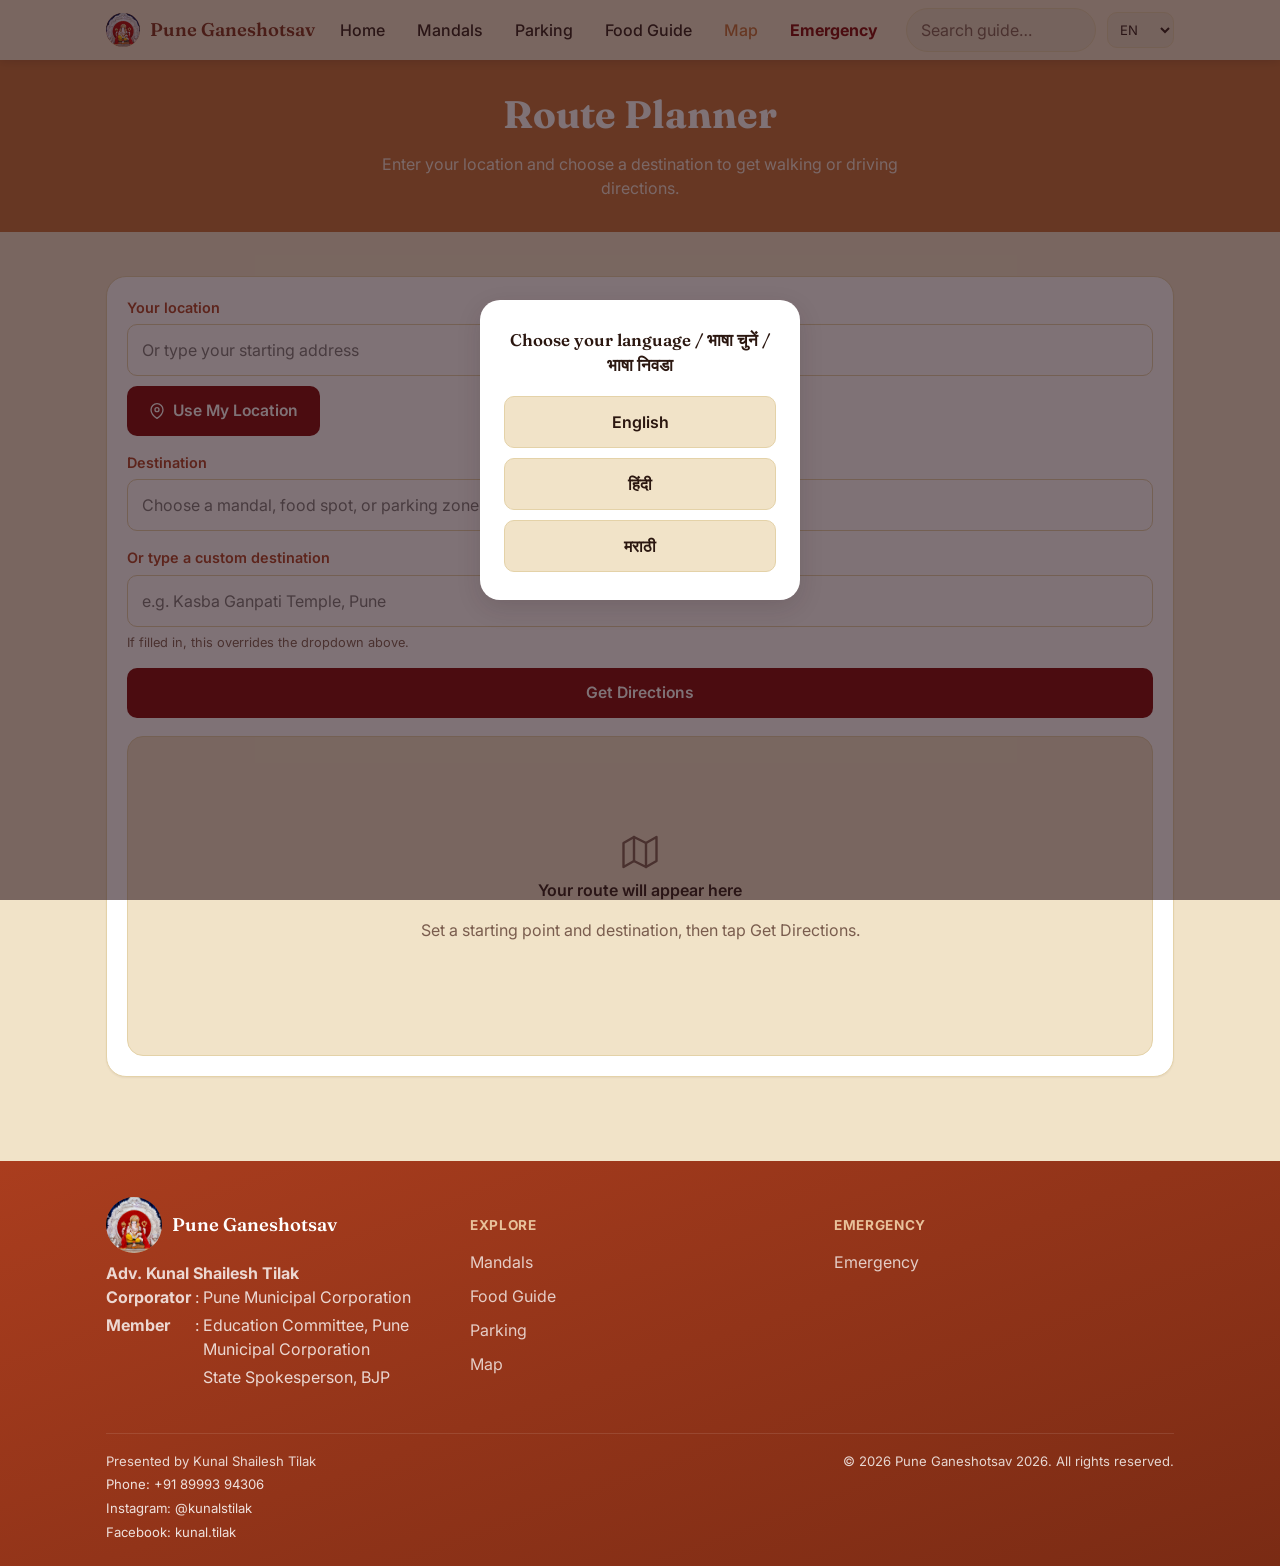
<file: map.html>
<!doctype html>
<html lang="en">
<head>
<meta charset="UTF-8">
<meta name="viewport" content="width=device-width, initial-scale=1, viewport-fit=cover">
<title>Route Planner — Pune Ganeshotsav 2026</title>
<meta name="description" content="Enter your location and get directions to any mandal, food spot, or parking zone across Pune.">
<meta name="theme-color" content="#AA3D1E">
<link rel="manifest" href="manifest.json">
<link rel="icon" href="data:image/svg+xml,%3Csvg xmlns='http://www.w3.org/2000/svg' viewBox='0 0 64 64'%3E%3Ccircle cx='32' cy='32' r='32' fill='%23C36D30'/%3E%3Ctext x='32' y='43' font-family='Georgia,serif' font-size='34' font-weight='700' fill='%23AA3D1E' text-anchor='middle'%3EP%3C/text%3E%3C/svg%3E">
<link rel="preconnect" href="https://fonts.googleapis.com">
<link rel="preconnect" href="https://fonts.gstatic.com" crossorigin>
<link href="https://fonts.googleapis.com/css2?family=Fraunces:wght@500;600;700&family=Inter:wght@400;500;600;700&display=swap" rel="stylesheet">
<link rel="stylesheet" href="css/styles.css">
</head>
<body data-page="map">
<a class="skip-link" href="#main">Skip to content</a>

<header class="site-header">
  <div class="container">
    <a class="brand" href="index.html">
      <span class="brand-badge" aria-hidden="true"><img src="ganpati photos/1. kasba peth.png" alt=""></span>
      <span data-i18n="brand.name">Pune Ganeshotsav</span>
    </a>
    <nav id="site-nav" class="site-nav" aria-label="Primary">
      <form class="nav-search-wrap" id="header-search-form">
        <label class="visually-hidden" for="header-search">Search guide</label>
        <input id="header-search" class="header-search-input" type="search" data-i18n-placeholder="header.search.placeholder" placeholder="Search guide…">
      </form>
      <ul>
        <li><a href="index.html" data-page="home" data-i18n="nav.home">Home</a></li>
        <li><a href="mandals.html" data-page="mandals" data-i18n="nav.mandals">Mandals</a></li>
        <li><a href="parking.html" data-page="parking" data-i18n="nav.parking">Parking</a></li>
        <li><a href="food.html" data-page="food" data-i18n="nav.food">Food Guide</a></li>
        <li><a href="map.html" data-page="map" data-i18n="nav.map">Map</a></li>
        <li><a href="emergency.html" data-page="emergency" class="nav-emergency" data-i18n="nav.emergency">Emergency</a></li>
      </ul>
    </nav>
    <div class="header-utils">
      <label class="visually-hidden" for="lang-select-1">Language</label>
      <select id="lang-select-1" class="lang-select">
        <option value="en">EN</option>
        <option value="hi">HIN</option>
        <option value="mr">MAR</option>
      </select>
      <button class="nav-toggle" aria-expanded="false" aria-controls="site-nav" aria-label="Toggle menu">
        <span></span><span></span><span></span>
      </button>
    </div>
  </div>
</header>

<main id="main">
  <div class="page-hero">
    <div class="container">
      <h1 data-i18n="map.hero.title">Route Planner</h1>
      <p data-i18n="map.hero.subtitle">Enter your location and choose a destination to get walking or driving directions.</p>
    </div>
  </div>

  <section class="section">
    <div class="container">
      <div class="map-panel">
        <div id="map-status" class="status-msg" role="status" aria-live="polite"></div>

        <form id="route-form">
          <div class="field">
            <label for="origin-input" data-i18n="map.origin.label">Your location</label>
            <div class="field-row">
              <input id="origin-input" type="text" data-i18n-placeholder="map.origin.placeholder" placeholder="Or type your starting address">
              <button type="button" id="use-location-btn" class="btn btn-berry" style="flex:none;">
                <svg aria-hidden="true" viewBox="0 0 24 24" width="16" height="16" fill="none" stroke="currentColor" stroke-width="2" stroke-linecap="round" stroke-linejoin="round"><path d="M21 10c0 7-9 13-9 13s-9-6-9-13a9 9 0 0 1 18 0z"></path><circle cx="12" cy="10" r="3"></circle></svg>
                <span data-i18n="map.origin.useLocation">Use My Location</span>
              </button>
            </div>
          </div>

          <div class="field">
            <label for="destination-select" data-i18n="map.destination.label">Destination</label>
            <div class="combobox" id="destination-combobox">
              <input id="destination-select" type="text" autocomplete="off" role="combobox" aria-expanded="false" aria-autocomplete="list" data-i18n-placeholder="map.destination.placeholder" placeholder="Choose a mandal, food spot, or parking zone">
              <div class="combobox-list" id="destination-list" role="listbox" hidden></div>
            </div>
          </div>

          <div class="field">
            <label for="custom-destination" data-i18n="map.destination.custom.label">Or type a custom destination</label>
            <input id="custom-destination" type="text" data-i18n-placeholder="map.destination.custom.placeholder" placeholder="e.g. Kasba Ganpati Temple, Pune">
            <p class="field-hint">If filled in, this overrides the dropdown above.</p>
          </div>

          <button type="submit" class="btn btn-berry btn-block" data-i18n="map.submit">Get Directions</button>
        </form>

        <div style="margin-top:18px;">
          <div class="map-frame-wrap" id="map-frame-wrap">
            <div class="map-placeholder">
              <div class="icon" aria-hidden="true">
                <svg viewBox="0 0 24 24" width="36" height="36" fill="none" stroke="currentColor" stroke-width="1.6" stroke-linecap="round" stroke-linejoin="round"><polygon points="1 6 1 22 8 18 16 22 23 18 23 2 16 6 8 2 1 6"></polygon><line x1="8" y1="2" x2="8" y2="18"></line><line x1="16" y1="6" x2="16" y2="22"></line></svg>
              </div>
              <p data-i18n="map.placeholder.title" style="font-weight:600; color:var(--ink);">Your route will appear here</p>
              <p data-i18n="map.placeholder.body">Set a starting point and destination, then tap Get Directions.</p>
            </div>
          </div>
          <a id="open-in-app-link" class="btn btn-berry btn-block" style="display:none; margin-top:12px;" target="_blank" rel="noopener">
            <svg aria-hidden="true" viewBox="0 0 24 24" width="16" height="16" fill="none" stroke="currentColor" stroke-width="2" stroke-linecap="round" stroke-linejoin="round"><circle cx="12" cy="12" r="10"></circle><polygon points="16.24 7.76 14.12 14.12 7.76 16.24 9.88 9.88 16.24 7.76"></polygon></svg>
            <span data-i18n="map.openInApp">Open in Google Maps App</span>
          </a>
        </div>
      </div>
    </div>
  </section>
</main>

<footer class="site-footer">
  <div class="container">
    <div class="footer-grid">
      <div>
        <div class="brand" style="margin-bottom:8px;"><span class="brand-badge" aria-hidden="true"><img src="ganpati photos/1. kasba peth.png" alt=""></span><span data-i18n="brand.name">Pune Ganeshotsav</span></div>
        <p class="footer-about-body" data-i18n-html="footer.about.body">A Pune Ganeshotsav guide, presented by Kunal Tilak.</p>
      </div>
      <div>
        <h4 data-i18n="footer.links.title">Explore</h4>
        <a href="mandals.html" data-i18n="nav.mandals">Mandals</a>
        <a href="food.html" data-i18n="nav.food">Food Guide</a>
        <a href="parking.html" data-i18n="nav.parking">Parking</a>
        <a href="map.html" data-i18n="nav.map">Map</a>
      </div>
      <div>
        <h4 data-i18n="footer.contact.title">Emergency</h4>
        <a href="emergency.html" data-i18n="nav.emergency">Emergency</a>
      </div>
    </div>
    <div class="footer-bottom">
      <div class="footer-presented">
        <span data-i18n="footer.presentedBy">Presented by Kunal Tilak</span>
        <div class="footer-contact-links">
          <a href="tel:+918999394306">Phone: +91 89993 94306</a>
          <a href="https://instagram.com/kunalstilak" target="_blank" rel="noopener">Instagram: @kunalstilak</a>
          <a href="https://facebook.com/kunal.tilak" target="_blank" rel="noopener">Facebook: kunal.tilak</a>
        </div>
      </div>
      <span>© <span id="footer-year"></span> Pune Ganeshotsav 2026. <span data-i18n="footer.rights">All rights reserved.</span></span>
    </div>
  </div>
</footer>

<script src="js/translations.js"></script>
<script src="js/i18n.js"></script>
<script src="js/mandals-data.js"></script>
<script src="js/food-data.js"></script>
<script src="js/parking-data.js"></script>
<script src="js/main.js"></script>
<script src="js/map.js"></script>
<script>
  window.MM_I18N.applyTranslations();
  window.addEventListener("mm:langchange", function () { window.MM_I18N.applyTranslations(); });
</script>
  <!-- Cloudflare Web Analytics --><script type='module' src='https://static.cloudflareinsights.com/beacon.min.js' data-cf-beacon='{"token": "9004168a6f7d401cbe0bc0cf65340b3a"}'></script><!-- End Cloudflare Web Analytics -->
</body>
</html>
</file>
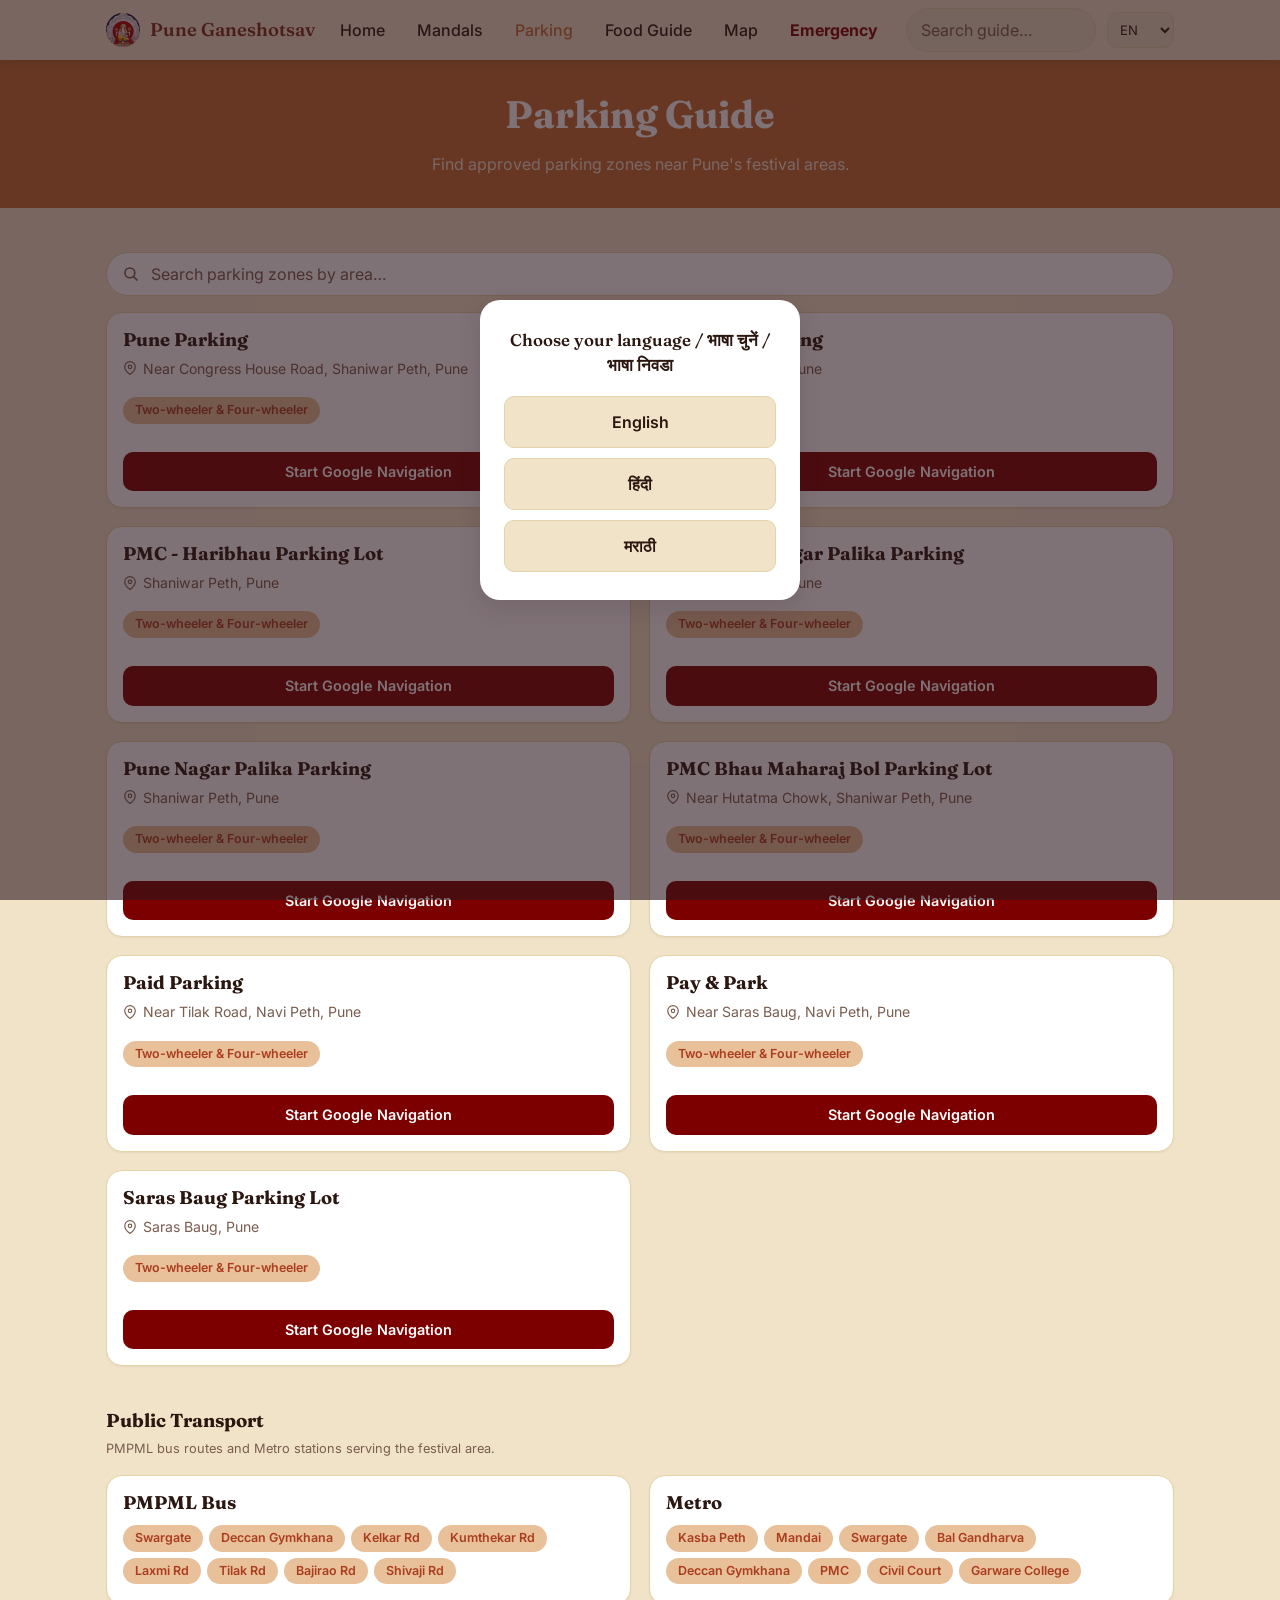
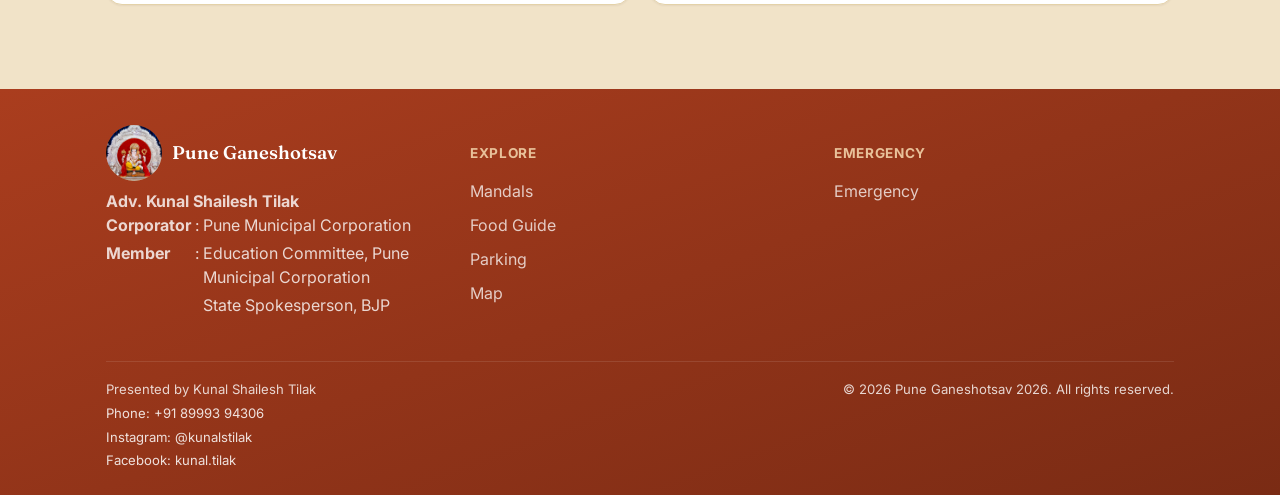
<file: parking.html>
<!doctype html>
<html lang="en">
<head>
<meta charset="UTF-8">
<meta name="viewport" content="width=device-width, initial-scale=1, viewport-fit=cover">
<title>Parking Guide — Pune Ganeshotsav 2026</title>
<meta name="description" content="Find approved parking zones near Pune's Ganeshotsav festival areas.">
<meta name="theme-color" content="#AA3D1E">
<link rel="manifest" href="manifest.json">
<link rel="icon" href="data:image/svg+xml,%3Csvg xmlns='http://www.w3.org/2000/svg' viewBox='0 0 64 64'%3E%3Ccircle cx='32' cy='32' r='32' fill='%23C36D30'/%3E%3Ctext x='32' y='43' font-family='Georgia,serif' font-size='34' font-weight='700' fill='%23AA3D1E' text-anchor='middle'%3EP%3C/text%3E%3C/svg%3E">
<link rel="preconnect" href="https://fonts.googleapis.com">
<link rel="preconnect" href="https://fonts.gstatic.com" crossorigin>
<link href="https://fonts.googleapis.com/css2?family=Fraunces:wght@500;600;700&family=Inter:wght@400;500;600;700&display=swap" rel="stylesheet">
<link rel="stylesheet" href="css/styles.css">
</head>
<body data-page="parking">
<a class="skip-link" href="#main">Skip to content</a>

<header class="site-header">
  <div class="container">
    <a class="brand" href="index.html">
      <span class="brand-badge" aria-hidden="true"><img src="ganpati photos/1. kasba peth.png" alt=""></span>
      <span data-i18n="brand.name">Pune Ganeshotsav</span>
    </a>
    <nav id="site-nav" class="site-nav" aria-label="Primary">
      <form class="nav-search-wrap" id="header-search-form">
        <label class="visually-hidden" for="header-search">Search guide</label>
        <input id="header-search" class="header-search-input" type="search" data-i18n-placeholder="header.search.placeholder" placeholder="Search guide…">
      </form>
      <ul>
        <li><a href="index.html" data-page="home" data-i18n="nav.home">Home</a></li>
        <li><a href="mandals.html" data-page="mandals" data-i18n="nav.mandals">Mandals</a></li>
        <li><a href="parking.html" data-page="parking" data-i18n="nav.parking">Parking</a></li>
        <li><a href="food.html" data-page="food" data-i18n="nav.food">Food Guide</a></li>
        <li><a href="map.html" data-page="map" data-i18n="nav.map">Map</a></li>
        <li><a href="emergency.html" data-page="emergency" class="nav-emergency" data-i18n="nav.emergency">Emergency</a></li>
      </ul>
    </nav>
    <div class="header-utils">
      <label class="visually-hidden" for="lang-select-1">Language</label>
      <select id="lang-select-1" class="lang-select">
        <option value="en">EN</option>
        <option value="hi">HIN</option>
        <option value="mr">MAR</option>
      </select>
      <button class="nav-toggle" aria-expanded="false" aria-controls="site-nav" aria-label="Toggle menu">
        <span></span><span></span><span></span>
      </button>
    </div>
  </div>
</header>

<main id="main">
  <div class="page-hero">
    <div class="container">
      <h1 data-i18n="parking.hero.title">Parking Guide</h1>
      <p data-i18n="parking.hero.subtitle">Find approved parking zones near Pune's festival areas.</p>
    </div>
  </div>

  <section class="section">
    <div class="container">
      <div class="search-box">
        <label class="visually-hidden" for="parking-search">Search parking zones</label>
        <svg class="search-box-icon" aria-hidden="true" viewBox="0 0 24 24" width="18" height="18" fill="none" stroke="currentColor" stroke-width="2.2" stroke-linecap="round"><circle cx="10.5" cy="10.5" r="6.5"></circle><line x1="20" y1="20" x2="15.3" y2="15.3"></line></svg>
        <input id="parking-search" type="search" class="header-search-input search-box-input" data-i18n-placeholder="parking.search.placeholder" placeholder="Search parking zones by area…">
      </div>
      <p id="parking-empty" class="muted text-center" style="display:none;" data-i18n="parking.empty">No parking zones match your search.</p>
      <div class="grid grid-2" id="parking-grid"></div>
    </div>
  </section>

  <section class="section" style="padding-top:0;">
    <div class="container">
      <h3 data-i18n="parking.transport.title">Public Transport</h3>
      <p class="field-hint" style="margin-bottom:16px;" data-i18n="parking.transport.subtitle">PMPML bus routes and Metro stations serving the festival area.</p>
      <div class="grid grid-2">
        <div class="card">
          <div class="card-body">
            <h3 data-i18n="parking.transport.bus.title">PMPML Bus</h3>
            <div class="card-tags">
              <a class="tag" target="_blank" rel="noopener" href="https://www.google.com/maps/dir/?api=1&destination=Swargate%20Bus%20Stop%2C%20Pune" data-i18n="transport.stop.swargate">Swargate</a>
              <a class="tag" target="_blank" rel="noopener" href="https://www.google.com/maps/dir/?api=1&destination=Deccan%20Gymkhana%20Bus%20Stop%2C%20Pune" data-i18n="transport.stop.deccanGymkhana">Deccan Gymkhana</a>
              <a class="tag" target="_blank" rel="noopener" href="https://www.google.com/maps/dir/?api=1&destination=Kelkar%20Road%20Bus%20Stop%2C%20Pune" data-i18n="transport.stop.kelkarRd">Kelkar Rd</a>
              <a class="tag" target="_blank" rel="noopener" href="https://www.google.com/maps/dir/?api=1&destination=Kumthekar%20Road%20Bus%20Stop%2C%20Pune" data-i18n="transport.stop.kumthekarRd">Kumthekar Rd</a>
              <a class="tag" target="_blank" rel="noopener" href="https://www.google.com/maps/dir/?api=1&destination=Laxmi%20Road%20Bus%20Stop%2C%20Pune" data-i18n="transport.stop.laxmiRd">Laxmi Rd</a>
              <a class="tag" target="_blank" rel="noopener" href="https://www.google.com/maps/dir/?api=1&destination=Tilak%20Road%20Bus%20Stop%2C%20Pune" data-i18n="transport.stop.tilakRd">Tilak Rd</a>
              <a class="tag" target="_blank" rel="noopener" href="https://www.google.com/maps/dir/?api=1&destination=Bajirao%20Road%20Bus%20Stop%2C%20Pune" data-i18n="transport.stop.bajiraoRd">Bajirao Rd</a>
              <a class="tag" target="_blank" rel="noopener" href="https://www.google.com/maps/dir/?api=1&destination=Shivaji%20Road%20Bus%20Stop%2C%20Pune" data-i18n="transport.stop.shivajiRd">Shivaji Rd</a>
            </div>
          </div>
        </div>
        <div class="card">
          <div class="card-body">
            <h3 data-i18n="parking.transport.metro.title">Metro</h3>
            <div class="card-tags">
              <a class="tag" target="_blank" rel="noopener" href="https://www.google.com/maps/dir/?api=1&destination=Kasba%20Peth%20Metro%20Station%2C%20Pune" data-i18n="transport.stop.kasbaPeth">Kasba Peth</a>
              <a class="tag" target="_blank" rel="noopener" href="https://www.google.com/maps/dir/?api=1&destination=Mandai%20Metro%20Station%2C%20Pune" data-i18n="transport.stop.mandai">Mandai</a>
              <a class="tag" target="_blank" rel="noopener" href="https://www.google.com/maps/dir/?api=1&destination=Swargate%20Metro%20Station%2C%20Pune" data-i18n="transport.stop.swargate">Swargate</a>
              <a class="tag" target="_blank" rel="noopener" href="https://www.google.com/maps/dir/?api=1&destination=Bal%20Gandharva%20Metro%20Station%2C%20Pune" data-i18n="transport.stop.balGandharva">Bal Gandharva</a>
              <a class="tag" target="_blank" rel="noopener" href="https://www.google.com/maps/dir/?api=1&destination=Deccan%20Gymkhana%20Metro%20Station%2C%20Pune" data-i18n="transport.stop.deccanGymkhana">Deccan Gymkhana</a>
              <a class="tag" target="_blank" rel="noopener" href="https://www.google.com/maps/dir/?api=1&destination=PMC%20Metro%20Station%2C%20Pune" data-i18n="transport.stop.pmc">PMC</a>
              <a class="tag" target="_blank" rel="noopener" href="https://www.google.com/maps/dir/?api=1&destination=Civil%20Court%20Metro%20Station%2C%20Pune" data-i18n="transport.stop.civilCourt">Civil Court</a>
              <a class="tag" target="_blank" rel="noopener" href="https://www.google.com/maps/dir/?api=1&destination=Garware%20College%20Metro%20Station%2C%20Pune" data-i18n="transport.stop.garwareCollege">Garware College</a>
            </div>
          </div>
        </div>
      </div>
    </div>
  </section>
</main>

<footer class="site-footer">
  <div class="container">
    <div class="footer-grid">
      <div>
        <div class="brand" style="margin-bottom:8px;"><span class="brand-badge" aria-hidden="true"><img src="ganpati photos/1. kasba peth.png" alt=""></span><span data-i18n="brand.name">Pune Ganeshotsav</span></div>
        <p class="footer-about-body" data-i18n-html="footer.about.body">A Pune Ganeshotsav guide, presented by Kunal Tilak.</p>
      </div>
      <div>
        <h4 data-i18n="footer.links.title">Explore</h4>
        <a href="mandals.html" data-i18n="nav.mandals">Mandals</a>
        <a href="food.html" data-i18n="nav.food">Food Guide</a>
        <a href="parking.html" data-i18n="nav.parking">Parking</a>
        <a href="map.html" data-i18n="nav.map">Map</a>
      </div>
      <div>
        <h4 data-i18n="footer.contact.title">Emergency</h4>
        <a href="emergency.html" data-i18n="nav.emergency">Emergency</a>
      </div>
    </div>
    <div class="footer-bottom">
      <div class="footer-presented">
        <span data-i18n="footer.presentedBy">Presented by Kunal Tilak</span>
        <div class="footer-contact-links">
          <a href="tel:+918999394306">Phone: +91 89993 94306</a>
          <a href="https://instagram.com/kunalstilak" target="_blank" rel="noopener">Instagram: @kunalstilak</a>
          <a href="https://facebook.com/kunal.tilak" target="_blank" rel="noopener">Facebook: kunal.tilak</a>
        </div>
      </div>
      <span>© <span id="footer-year"></span> Pune Ganeshotsav 2026. <span data-i18n="footer.rights">All rights reserved.</span></span>
    </div>
  </div>
</footer>

<script src="js/translations.js"></script>
<script src="js/i18n.js"></script>
<script src="js/parking-data.js"></script>
<script src="js/main.js"></script>
<script src="js/parking.js"></script>
<script>
  window.MM_I18N.applyTranslations();
  window.addEventListener("mm:langchange", function () { window.MM_I18N.applyTranslations(); });
</script>
  <!-- Cloudflare Web Analytics --><script type='module' src='https://static.cloudflareinsights.com/beacon.min.js' data-cf-beacon='{"token": "9004168a6f7d401cbe0bc0cf65340b3a"}'></script><!-- End Cloudflare Web Analytics -->
</body>
</html>
</file>
<file: css/styles.css>
/* ==========================================================================
   Pune Ganeshotsav 2026 — Shared Stylesheet
   Tokens sourced from mandal-mitra-color-scheme.md — never hardcode a hex
   outside this block.
   ========================================================================== */

:root {
  /* Primary */
  --orange-zest: #AA3D1E;
  --orange-zest-dark: #7A2B14;
  --neon-citrus: #C36D30;
  --neon-citrus-deep: #A0551F;
  --citrus-fizz: #E8C19A;

  /* Secondary */
  --champagne-glow: #F1E3C8;
  --berry-pop: #7D0000;

  /* Text & surfaces */
  --ink: #2B1710;
  --ink-soft: #7A5D4E;
  --white: #FFFFFF;
  --line: #E4D2A8;

  /* Radii & shadow */
  --radius-sm: 10px;
  --radius-md: 16px;
  --radius-lg: 20px;
  --shadow-card: 0 1px 2px rgba(43, 20, 28, 0.06);
  --shadow-lift: 0 8px 24px rgba(43, 20, 28, 0.14);

  /* Layout */
  --header-h: 60px;
  --max-w: 1100px;
}

/* ---------- Reset ---------- */
*, *::before, *::after { box-sizing: border-box; }
html { -webkit-text-size-adjust: 100%; scroll-behavior: smooth; }
body {
  margin: 0;
  background: var(--champagne-glow);
  color: var(--ink);
  font-family: 'Inter', system-ui, -apple-system, Segoe UI, Roboto, sans-serif;
  line-height: 1.5;
  -webkit-font-smoothing: antialiased;
}
img { max-width: 100%; display: block; }
a { color: inherit; text-decoration: none; }
ul { list-style: none; margin: 0; padding: 0; }
button, input, select { font: inherit; color: inherit; }
h1, h2, h3, .display { font-family: 'Fraunces', Georgia, serif; margin: 0 0 0.4em; line-height: 1.15; }
p { margin: 0 0 1em; }

.container {
  max-width: var(--max-w);
  margin: 0 auto;
  padding: 0 16px;
}

.visually-hidden {
  position: absolute;
  width: 1px; height: 1px;
  overflow: hidden;
  clip: rect(0 0 0 0);
  white-space: nowrap;
}

/* ---------- Skip link ---------- */
.skip-link {
  position: absolute;
  left: 8px; top: -48px;
  background: var(--orange-zest);
  color: var(--white);
  padding: 10px 16px;
  border-radius: var(--radius-sm);
  z-index: 200;
  transition: top 0.15s ease;
}
.skip-link:focus { top: 8px; }

/* ---------- Header / Nav ---------- */
.site-header {
  position: sticky;
  top: 0;
  z-index: 100;
  background: var(--champagne-glow);
  color: var(--ink);
  box-shadow: 0 2px 8px rgba(43,20,28,0.18);
}
.site-header .container {
  display: flex;
  align-items: center;
  justify-content: space-between;
  height: var(--header-h);
}
.brand {
  display: flex;
  align-items: center;
  gap: 10px;
  flex-shrink: 0;
  white-space: nowrap;
  font-family: 'Fraunces', Georgia, serif;
  font-weight: 600;
  font-size: 1.15rem;
  color: var(--orange-zest-dark);
}
.brand-badge {
  width: 34px; height: 34px;
  border-radius: 50%;
  background: var(--neon-citrus);
  color: var(--orange-zest-dark);
  display: flex; align-items: center; justify-content: center;
  font-weight: 700;
  flex: none;
  overflow: hidden;
}
.brand-badge img {
  width: 100%; height: 100%;
  object-fit: cover;
  object-position: center 15%;
}
.site-footer .brand-badge { width: 56px; height: 56px; }

.header-utils {
  display: flex;
  align-items: center;
  gap: 10px;
  flex-shrink: 0;
}

.lang-select {
  background: rgba(0,0,0,0.04);
  color: var(--ink);
  border: 1px solid var(--line);
  border-radius: var(--radius-sm);
  padding: 7px 8px;
  font-size: 0.82rem;
  min-height: 36px;
}
.lang-select option { color: var(--ink); }

.nav-toggle {
  background: transparent;
  border: none;
  padding: 8px;
  display: flex;
  flex-direction: column;
  gap: 5px;
  cursor: pointer;
}
.nav-toggle span {
  width: 24px; height: 2px;
  background: var(--ink);
  border-radius: 2px;
  transition: transform 0.2s ease, opacity 0.2s ease;
}
.nav-toggle[aria-expanded="true"] span:nth-child(1) { transform: translateY(7px) rotate(45deg); }
.nav-toggle[aria-expanded="true"] span:nth-child(2) { opacity: 0; }
.nav-toggle[aria-expanded="true"] span:nth-child(3) { transform: translateY(-7px) rotate(-45deg); }

.site-nav {
  position: fixed;
  top: var(--header-h);
  left: 0; right: 0;
  background: var(--champagne-glow);
  border-top: 1px solid var(--line);
  max-height: 0;
  overflow: hidden;
  transition: max-height 0.25s ease;
}
.site-nav.is-open { max-height: 480px; }
.site-nav ul {
  display: flex;
  flex-direction: column;
  padding: 0 16px 16px;
  order: 2;
}
.site-nav a {
  display: block;
  padding: 12px 8px;
  border-bottom: 1px solid var(--line);
  color: var(--ink);
  font-weight: 500;
  white-space: nowrap;
}
.site-nav a.is-active { color: var(--neon-citrus); }
.site-nav a.nav-emergency { color: var(--berry-pop); font-weight: 700; }

.nav-search-wrap { padding: 12px 16px 0; order: 1; }
.header-search-input {
  width: 100%;
  min-height: 42px;
  padding: 9px 14px;
  border-radius: 100px;
  border: 1px solid var(--line);
  background: rgba(0,0,0,0.04);
  color: var(--ink);
}
.header-search-input::placeholder { color: var(--ink-soft); }

@media (min-width: 800px) {
  .nav-toggle { display: none; }
  .site-nav {
    position: static;
    max-height: none;
    overflow: visible;
    background: transparent;
    border-top: none;
    display: flex;
    align-items: center;
    gap: 14px;
  }
  .site-nav ul {
    flex-direction: row;
    flex-shrink: 0;
    padding: 0;
    gap: 4px;
    order: 1;
  }
  .site-nav ul li { flex-shrink: 0; }
  .site-nav a {
    border-bottom: none;
    padding: 10px 14px;
    border-radius: var(--radius-sm);
  }
  .site-nav a:hover { background: rgba(0,0,0,0.06); }
  .nav-search-wrap {
    padding: 0;
    order: 2;
    flex: 1 1 100px;
    min-width: 90px;
    max-width: 190px;
  }
  .header-search-input { width: 100%; }
}

/* ---------- Buttons ---------- */
.btn {
  display: inline-flex;
  align-items: center;
  justify-content: center;
  gap: 8px;
  padding: 13px 22px;
  border-radius: var(--radius-sm);
  border: none;
  font-weight: 600;
  font-size: 0.98rem;
  cursor: pointer;
  transition: background 0.15s ease, color 0.15s ease, transform 0.1s ease;
  min-height: 44px;
}
.btn:active { transform: scale(0.98); }

.btn-citrus { background: var(--neon-citrus); color: var(--orange-zest-dark); }
.btn-citrus:hover { background: var(--neon-citrus-deep); color: var(--white); }

.btn-dark { background: var(--orange-zest); color: var(--white); }
.btn-dark:hover { background: var(--orange-zest-dark); }

.btn-outline {
  background: transparent;
  color: var(--white);
  border: 1.5px solid rgba(255,255,255,0.6);
}
.btn-outline:hover { background: rgba(255,255,255,0.12); }

.btn-berry { background: var(--berry-pop); color: var(--white); }
.btn-berry:hover { background: color-mix(in srgb, var(--berry-pop) 80%, black); }

.btn-block { width: 100%; }
.btn-sm { padding: 9px 16px; min-height: 38px; font-size: 0.9rem; }

/* ---------- Hero ---------- */
.hero {
  background: var(--neon-citrus);
  color: var(--white);
  padding: 32px 0 48px;
  text-align: left;
}
.hero h1 {
  color: #FEE3C8;
  font-size: clamp(2rem, 8vw, 3.2rem);
  margin-bottom: 10px;
}
.hero p.lead {
  color: rgba(255,255,255,0.85);
  font-size: 1.05rem;
  max-width: 560px;
  margin: 0 0 20px;
}
.hero-credit-row {
  display: flex;
  align-items: center;
  gap: 14px;
  margin: 0 0 28px;
}
.hero-credit {
  background: var(--champagne-glow);
  color: var(--orange-zest-dark);
  border: 1px solid rgba(255,255,255,0.5);
  border-radius: 20px;
  padding: 10px 16px;
  font-size: 0.85rem;
  font-weight: 700;
  letter-spacing: 0.02em;
  text-align: left;
  margin: 0;
}
.hero-credit-photo {
  flex: 0 0 auto;
  width: 72px;
  height: 72px;
  border-radius: 50%;
  object-fit: cover;
  object-position: top center;
  border: 2px solid rgba(255,255,255,0.8);
  box-shadow: 0 6px 14px rgba(0,0,0,0.3);
}
.nearest-btn { font-size: 1.1rem; }
.hero-actions {
  display: flex;
  flex-wrap: wrap;
  gap: 12px;
  justify-content: flex-start;
  margin-bottom: 12px;
}
#tour-toggle .icon-search { transition: transform 0.15s ease; }
#tour-toggle[aria-expanded="true"] .icon-search { transform: rotate(90deg); }
.hero-tour-options {
  display: flex;
  flex-wrap: wrap;
  gap: 12px;
  justify-content: flex-start;
  margin-bottom: 32px;
}
.hero-tour-options[hidden] { display: none; }
.hero-top {
  display: flex;
  align-items: flex-end;
  justify-content: space-between;
  gap: 16px;
}
.hero-copy { flex: 1 1 380px; min-width: 0; }
.hero-photo {
  display: none;
  flex: 0 0 auto;
  height: clamp(240px, 36vw, 420px);
  width: auto;
  object-fit: contain;
  filter: drop-shadow(0 14px 26px rgba(0,0,0,0.4));
}
@media (min-width: 640px) {
  .hero-photo { display: block; }
}
.hero-links-heading {
  color: var(--white);
  font-size: 1.25rem;
  margin-bottom: 18px;
}
.grid.hero-quicklinks {
  grid-template-columns: repeat(2, 1fr);
  gap: 12px;
}
.hero-quicklinks .card {
  height: 100%;
  min-height: 180px;
  display: flex;
  flex-direction: column;
  justify-content: space-between;
  background: var(--champagne-glow);
  color: var(--ink);
}
.quicklink-stat {
  display: flex;
  flex-direction: column;
  gap: 2px;
}
.quicklink-stat .stat-num {
  font-family: 'Fraunces', Georgia, serif;
  font-size: 1.6rem;
  font-weight: 700;
  color: var(--orange-zest-dark);
  line-height: 1;
}
.quicklink-stat .stat-label {
  font-size: 1rem;
  font-weight: 700;
  text-transform: uppercase;
  letter-spacing: 0.04em;
  color: var(--ink-soft);
}
.hero-quicklinks .card h3 {
  display: flex;
  align-items: center;
  justify-content: center;
  min-height: 4.5rem;
  background: var(--berry-pop);
  color: var(--white);
  text-align: center;
  text-transform: capitalize;
  padding: 12px 14px;
  border-radius: 999px;
  font-size: 1rem;
  margin: 0;
}

/* ---------- Sections ---------- */
.section { padding: 44px 0; }
.section-head { text-align: center; margin-bottom: 28px; }
.section-head h2 { font-size: clamp(1.5rem, 5vw, 2.1rem); color: var(--neon-citrus); }
.about-body h2 { font-size: clamp(2.2rem, 7vw, 3.1rem); color: var(--berry-pop); }
.section-head p { color: var(--neon-citrus); max-width: 520px; margin: 0 auto; }
.about-body { max-width: 720px; text-align: left; margin: 0 auto; }
.about-body p { color: var(--berry-pop); font-size: 1.125rem; text-align: left; max-width: none; margin: 0 0 14px; }
.about-quote {
  text-align: left;
  font-style: italic;
  color: var(--orange-zest-dark);
  border-left: 3px solid var(--neon-citrus);
  padding-left: 16px;
  margin: 20px 0 0;
}

/* ---------- Stat / highlight cards ---------- */
.stat-row {
  display: grid;
  grid-template-columns: repeat(auto-fit, minmax(140px, 1fr));
  gap: 14px;
  margin-top: 32px;
}
.stat-card {
  background: rgba(255,255,255,0.08);
  border: 1px solid rgba(255,255,255,0.14);
  border-radius: var(--radius-md);
  padding: 16px;
  text-align: center;
}
.stat-card .num {
  font-family: 'Fraunces', Georgia, serif;
  font-size: 1.7rem;
  color: var(--neon-citrus);
  font-weight: 600;
}
.stat-card .label {
  font-size: 0.82rem;
  color: rgba(255,255,255,0.75);
  margin-top: 2px;
}

/* ---------- Cards / grid ---------- */
.grid {
  display: grid;
  grid-template-columns: 1fr;
  gap: 18px;
}
@media (min-width: 640px) {
  .grid.grid-2 { grid-template-columns: repeat(2, 1fr); }
  .grid.grid-4 { grid-template-columns: repeat(2, 1fr); }
}
@media (min-width: 900px) {
  .grid.grid-3 { grid-template-columns: repeat(3, 1fr); }
  .grid.grid-2 { grid-template-columns: repeat(2, 1fr); }
  .grid.grid-4 { grid-template-columns: repeat(4, 1fr); }
}

.card {
  background: var(--white);
  border: 1px solid var(--line);
  border-radius: var(--radius-md);
  box-shadow: var(--shadow-card);
  overflow: hidden;
  display: flex;
  flex-direction: column;
}
.card-media {
  aspect-ratio: 16/10;
  background: linear-gradient(135deg, var(--citrus-fizz), var(--neon-citrus));
  display: flex;
  align-items: center;
  justify-content: center;
  color: var(--orange-zest-dark);
  font-family: 'Fraunces', Georgia, serif;
  font-size: 2.2rem;
  font-weight: 600;
  overflow: hidden;
  position: relative;
}
.card-media.has-photo { background: var(--ink); }
.media-bg {
  position: absolute;
  inset: -10px;
  background-size: cover;
  background-position: center;
  filter: blur(16px) brightness(0.7) saturate(1.15);
  transform: scale(1.1);
}
.media-fg {
  position: relative;
  width: 100%;
  height: 100%;
  object-fit: contain;
  filter: drop-shadow(0 4px 14px rgba(0,0,0,0.35));
}
.card-body { padding: 16px; flex: 1; display: flex; flex-direction: column; gap: 8px; }
.card-body h3 { font-size: 1.15rem; margin: 0; }
.card-meta { color: var(--ink-soft); font-size: 0.88rem; display: flex; align-items: center; gap: 6px; margin: 0 0 6px; }
.meta-icon { flex: none; }
.card-tags { display: flex; flex-wrap: wrap; gap: 6px; margin: 4px 0; }
.card-actions { margin-top: auto; display: flex; gap: 8px; flex-wrap: wrap; padding-top: 16px; }
.card-actions > * { flex: 1; text-align: center; }
.card-info-grid {
  margin-top: auto;
  padding-top: 16px;
  display: grid;
  grid-template-columns: 1fr 1fr;
  align-items: center;
  gap: 8px 12px;
}
.card-info-grid .card-meta { margin: 0; align-self: stretch; min-height: 2.64rem; }
.card-info-grid .btn { width: 100%; }

.card-title-row { display: flex; flex-direction: column; align-items: flex-start; gap: 4px; }
.card-meta-inline-group { display: flex; flex-wrap: wrap; gap: 4px 10px; }
.card-meta-inline {
  display: flex;
  align-items: center;
  gap: 4px;
  color: var(--ink-soft);
  font-size: 0.78rem;
  white-space: nowrap;
}
.card-meta-inline .meta-icon { width: 12px; height: 12px; }

.mandal-modal-meta { display: flex; flex-direction: column; gap: 4px; margin: 4px 0 10px; }
.mandal-modal-meta .card-meta-inline { font-size: 0.88rem; }

.mandal-toggle {
  background: none;
  border: 1px solid var(--line);
  color: var(--orange-zest);
  font-weight: 600;
  cursor: pointer;
}
.mandal-toggle:hover { background: var(--champagne-glow); border-color: var(--neon-citrus); }

/* ---------- Manache Ganpati highlight ---------- */
.manache-title-card {
  display: inline-block;
  background: linear-gradient(135deg, var(--orange-zest), var(--berry-pop));
  color: var(--white);
  padding: 14px 28px;
  border-radius: var(--radius-lg);
  box-shadow: var(--shadow-lift);
  margin-bottom: 20px;
}
.manache-title-card h2 { color: var(--white); margin: 0; }

.section-title-card {
  display: inline-block;
  background: var(--white);
  border: 1px solid var(--line);
  color: var(--ink);
  padding: 14px 28px;
  border-radius: var(--radius-lg);
  box-shadow: var(--shadow-card);
  margin-bottom: 20px;
}
.section-title-card h2 { margin: 0; }
.card.card-manache {
  border-color: var(--neon-citrus);
  box-shadow: 0 0 0 2px var(--neon-citrus), var(--shadow-card);
}
.card.card-manache .card-media {
  background: linear-gradient(135deg, var(--neon-citrus), var(--berry-pop));
  color: var(--white);
}

/* ---------- Mandal detail modal ---------- */
.mandal-modal-overlay {
  position: fixed;
  inset: 0;
  background: rgba(43, 20, 28, 0.6);
  display: none;
  align-items: center;
  justify-content: center;
  z-index: 300;
  padding: 20px;
}
.mandal-modal-overlay.is-open { display: flex; }
.mandal-modal {
  background: var(--white);
  border-radius: var(--radius-lg);
  max-width: 480px;
  width: 100%;
  max-height: 85vh;
  overflow-y: auto;
  position: relative;
  box-shadow: var(--shadow-lift);
}
.mandal-modal-close {
  position: absolute;
  top: 10px;
  right: 12px;
  background: rgba(0, 0, 0, 0.35);
  color: var(--white);
  border: none;
  border-radius: 50%;
  width: 32px;
  height: 32px;
  font-size: 1.2rem;
  line-height: 1;
  cursor: pointer;
  z-index: 2;
}
.mandal-modal-media {
  aspect-ratio: 16/9;
  background: linear-gradient(135deg, var(--citrus-fizz), var(--neon-citrus));
  color: var(--orange-zest-dark);
  display: flex;
  align-items: center;
  justify-content: center;
  font-family: 'Fraunces', Georgia, serif;
  font-size: 2.5rem;
  font-weight: 600;
  overflow: hidden;
  border-radius: var(--radius-lg) var(--radius-lg) 0 0;
  position: relative;
}
.mandal-modal-media.has-photo { background: var(--ink); }
.mandal-modal-body { padding: 20px; }
.mandal-modal-history {
  color: var(--ink-soft);
  font-size: 0.95rem;
  line-height: 1.6;
  margin: 10px 0 18px;
}

/* ---------- Tags / pills ---------- */
.tag {
  display: inline-block;
  background: var(--citrus-fizz);
  color: var(--orange-zest);
  border-radius: 100px;
  padding: 4px 12px;
  font-size: 0.78rem;
  font-weight: 600;
  text-decoration: none;
}
a.tag { cursor: pointer; transition: background 0.15s ease; }
a.tag:hover { background: var(--neon-citrus); }

/* ---------- Forms ---------- */
.field { margin-bottom: 16px; }
.field label {
  display: block;
  font-weight: 600;
  font-size: 0.9rem;
  margin-bottom: 6px;
  color: var(--orange-zest);
}
.field input[type="text"],
.field input[type="search"],
.field select {
  width: 100%;
  padding: 13px 14px;
  border: 1.5px solid var(--line);
  border-radius: var(--radius-sm);
  background: var(--white);
  font-size: 1rem;
  min-height: 46px;
}
.field input:focus, .field select:focus {
  outline: 2px solid var(--neon-citrus);
  outline-offset: 1px;
  border-color: var(--neon-citrus);
}
.field-hint { font-size: 0.8rem; color: var(--ink-soft); margin-top: 6px; }
.combobox { position: relative; }
.combobox-list {
  position: absolute;
  top: calc(100% + 4px);
  left: 0;
  right: 0;
  z-index: 20;
  background: var(--white);
  border: 1.5px solid var(--line);
  border-radius: var(--radius-sm);
  box-shadow: var(--shadow-card);
  max-height: 260px;
  overflow-y: auto;
}
.combobox-group-label {
  padding: 8px 14px 4px;
  font-size: 0.72rem;
  font-weight: 700;
  text-transform: uppercase;
  letter-spacing: 0.04em;
  color: var(--ink-soft);
}
.combobox-option {
  display: block;
  width: 100%;
  text-align: left;
  padding: 10px 14px;
  background: none;
  border: none;
  font: inherit;
  color: var(--ink);
  cursor: pointer;
}
.combobox-option:hover, .combobox-option:focus, .combobox-option.is-active {
  background: var(--citrus-fizz);
  outline: none;
}
.combobox-empty { padding: 10px 14px; font-size: 0.9rem; color: var(--ink-soft); }
.emergency-nearest-subtitle { font-family: 'Inter', system-ui, -apple-system, Segoe UI, Roboto, sans-serif; font-size: 1rem; font-weight: 400; color: var(--ink); }
.field-row { display: flex; gap: 10px; flex-wrap: wrap; }
.field-row .field { flex: 1; min-width: 200px; }

.search-box { position: relative; margin-bottom: 16px; }
.search-box-icon {
  position: absolute;
  left: 16px;
  top: 50%;
  transform: translateY(-50%);
  color: var(--ink-soft);
  pointer-events: none;
}
.search-box-input { background: var(--white); color: var(--ink); border-color: var(--line); width: 100%; padding-left: 44px; }

.filter-chips {
  display: flex;
  gap: 10px;
  margin-bottom: 24px;
  padding: 4px 2px 12px;
  overflow-x: auto;
  scroll-snap-type: x proximity;
  scrollbar-width: none;
  -ms-overflow-style: none;
  -webkit-mask-image: linear-gradient(to right, transparent 0, black 16px, black calc(100% - 16px), transparent 100%);
  mask-image: linear-gradient(to right, transparent 0, black 16px, black calc(100% - 16px), transparent 100%);
}
.filter-chips::-webkit-scrollbar { display: none; }
.filter-chip {
  display: inline-flex;
  align-items: center;
  gap: 6px;
  flex: none;
  scroll-snap-align: start;
  background: var(--white);
  border: 1px solid var(--line);
  color: var(--ink-soft);
  padding: 8px 18px;
  border-radius: 100px;
  font-size: 0.85rem;
  font-weight: 600;
  white-space: nowrap;
  cursor: pointer;
  box-shadow: var(--shadow-card);
  transition: background 0.15s, color 0.15s, border-color 0.15s, box-shadow 0.15s, transform 0.1s;
}
.filter-chip .meta-icon { opacity: 0.6; transition: opacity 0.15s; }
.filter-chip:hover { border-color: var(--neon-citrus); color: var(--ink); background: var(--citrus-fizz); }
.filter-chip:active { transform: scale(0.96); }
.filter-chip.is-active {
  background: linear-gradient(135deg, var(--neon-citrus), var(--orange-zest));
  border-color: transparent;
  color: var(--white);
  box-shadow: var(--shadow-lift);
}
.filter-chip.is-active .meta-icon { opacity: 1; }

/* ---------- Map panel ---------- */
.map-panel {
  background: var(--white);
  border: 1px solid var(--line);
  border-radius: var(--radius-lg);
  box-shadow: var(--shadow-card);
  padding: 20px;
}
.map-frame-wrap {
  border-radius: var(--radius-md);
  overflow: hidden;
  border: 1px solid var(--line);
  background: var(--champagne-glow);
  min-height: 320px;
  display: flex;
  align-items: center;
  justify-content: center;
}
.map-frame-wrap iframe {
  width: 100%;
  height: 420px;
  border: 0;
  display: block;
}
.map-placeholder {
  text-align: center;
  color: var(--ink-soft);
  padding: 40px 20px;
}
.map-placeholder .icon { display: flex; justify-content: center; margin-bottom: 8px; color: var(--ink-soft); }

.status-msg {
  border-radius: var(--radius-sm);
  padding: 10px 14px;
  font-size: 0.88rem;
  margin-bottom: 6px;
  display: none;
}
.status-msg.is-visible { display: block; }
.status-msg.is-info { background: var(--citrus-fizz); color: var(--orange-zest); }
.status-msg.is-error { background: color-mix(in srgb, var(--berry-pop) 12%, white); color: var(--berry-pop); }

/* ---------- Emergency ---------- */
.emergency-banner {
  background: var(--berry-pop);
  color: var(--white);
  border-radius: var(--radius-lg);
  padding: 20px;
  margin-bottom: 24px;
}
.emergency-banner h2 { color: var(--white); font-size: 1.3rem; }
.emergency-banner p { color: rgba(255,255,255,0.88); }

.contact-list { display: grid; gap: 12px; grid-template-columns: 1fr; }
@media (min-width: 640px) { .contact-list { grid-template-columns: repeat(2, 1fr); } }
.contact-card {
  background: var(--white);
  border: 1px solid var(--line);
  border-radius: var(--radius-md);
  padding: 16px;
  display: flex;
  align-items: center;
  justify-content: space-between;
  gap: 12px;
}
.contact-card .name { font-weight: 600; }
.contact-card .num { color: var(--ink-soft); font-size: 0.9rem; }

/* ---------- Footer ---------- */
.site-footer {
  background: linear-gradient(160deg, var(--orange-zest) 0%, var(--orange-zest-dark) 100%);
  color: rgba(255,255,255,0.8);
  padding: 36px 0 24px;
  margin-top: 40px;
}
.site-footer .brand { color: var(--white); margin-bottom: 10px; }
.footer-about-grid { display: grid; grid-template-columns: max-content max-content 1fr; column-gap: 4px; row-gap: 4px; }
.footer-about-row { display: contents; }
.footer-about-row strong { white-space: nowrap; text-align: left; }
.footer-about-row span { min-width: 0; }
.footer-about-name { display: block; }
.footer-about-note { font-weight: 400; margin-bottom: 20px; }
.footer-grid {
  display: grid;
  gap: 24px;
  grid-template-columns: repeat(2, 1fr);
}
.footer-grid > div:first-child { grid-column: 1 / -1; }
@media (min-width: 640px) {
  .footer-grid { grid-template-columns: repeat(3, 1fr); }
  .footer-grid > div:first-child { grid-column: auto; }
}
.footer-grid h4 {
  color: var(--citrus-fizz);
  font-size: 0.85rem;
  text-transform: uppercase;
  letter-spacing: 0.05em;
  margin-bottom: 10px;
}
.footer-grid a { display: block; padding: 5px 0; color: rgba(255,255,255,0.75); }
.footer-grid a:hover { color: var(--white); }
.footer-bottom {
  border-top: 1px solid rgba(255,255,255,0.1);
  margin-top: 28px;
  padding-top: 18px;
  font-size: 0.82rem;
  display: flex;
  flex-wrap: wrap;
  gap: 8px;
  justify-content: space-between;
}
.footer-presented { display: flex; flex-direction: column; gap: 4px; }
.footer-contact-links { display: flex; flex-direction: column; gap: 4px; }
.footer-contact-links a { color: rgba(255,255,255,0.85); text-decoration: none; }
.footer-contact-links a:hover { color: var(--white); }

/* ---------- Language picker modal ---------- */
.mm-lang-modal-overlay {
  position: fixed;
  inset: 0;
  background: rgba(43,20,28,0.6);
  display: flex;
  align-items: center;
  justify-content: center;
  z-index: 300;
  padding: 20px;
}
.mm-lang-modal {
  background: var(--white);
  border-radius: var(--radius-lg);
  padding: 28px 24px;
  max-width: 320px;
  width: 100%;
  text-align: center;
  box-shadow: var(--shadow-lift);
}
.mm-lang-modal-title {
  font-family: 'Fraunces', Georgia, serif;
  font-weight: 600;
  font-size: 1.05rem;
  margin-bottom: 18px;
  color: var(--ink);
}
.mm-lang-modal-options {
  display: flex;
  flex-direction: column;
  gap: 10px;
}
.mm-lang-modal-options button {
  padding: 13px 16px;
  border-radius: var(--radius-sm);
  border: 1.5px solid var(--line);
  background: var(--champagne-glow);
  color: var(--ink);
  font-weight: 600;
  font-size: 1rem;
  cursor: pointer;
  transition: background 0.15s ease, border-color 0.15s ease;
}
.mm-lang-modal-options button:hover,
.mm-lang-modal-options button:focus-visible {
  background: var(--neon-citrus);
  border-color: var(--neon-citrus);
  color: var(--orange-zest-dark);
  outline: none;
}

/* ---------- Utilities ---------- */
.mt-0 { margin-top: 0; }
.text-center { text-align: center; }
.muted { color: var(--ink-soft); }
.page-hero {
  background: var(--neon-citrus);
  color: var(--white);
  padding: 32px 0;
  text-align: center;
}
.page-hero h1 { font-size: clamp(1.7rem, 6vw, 2.4rem); }
.page-hero p { color: rgba(255,255,255,0.82); max-width: 520px; margin: 8px auto 0; text-align: center; }
</file>
